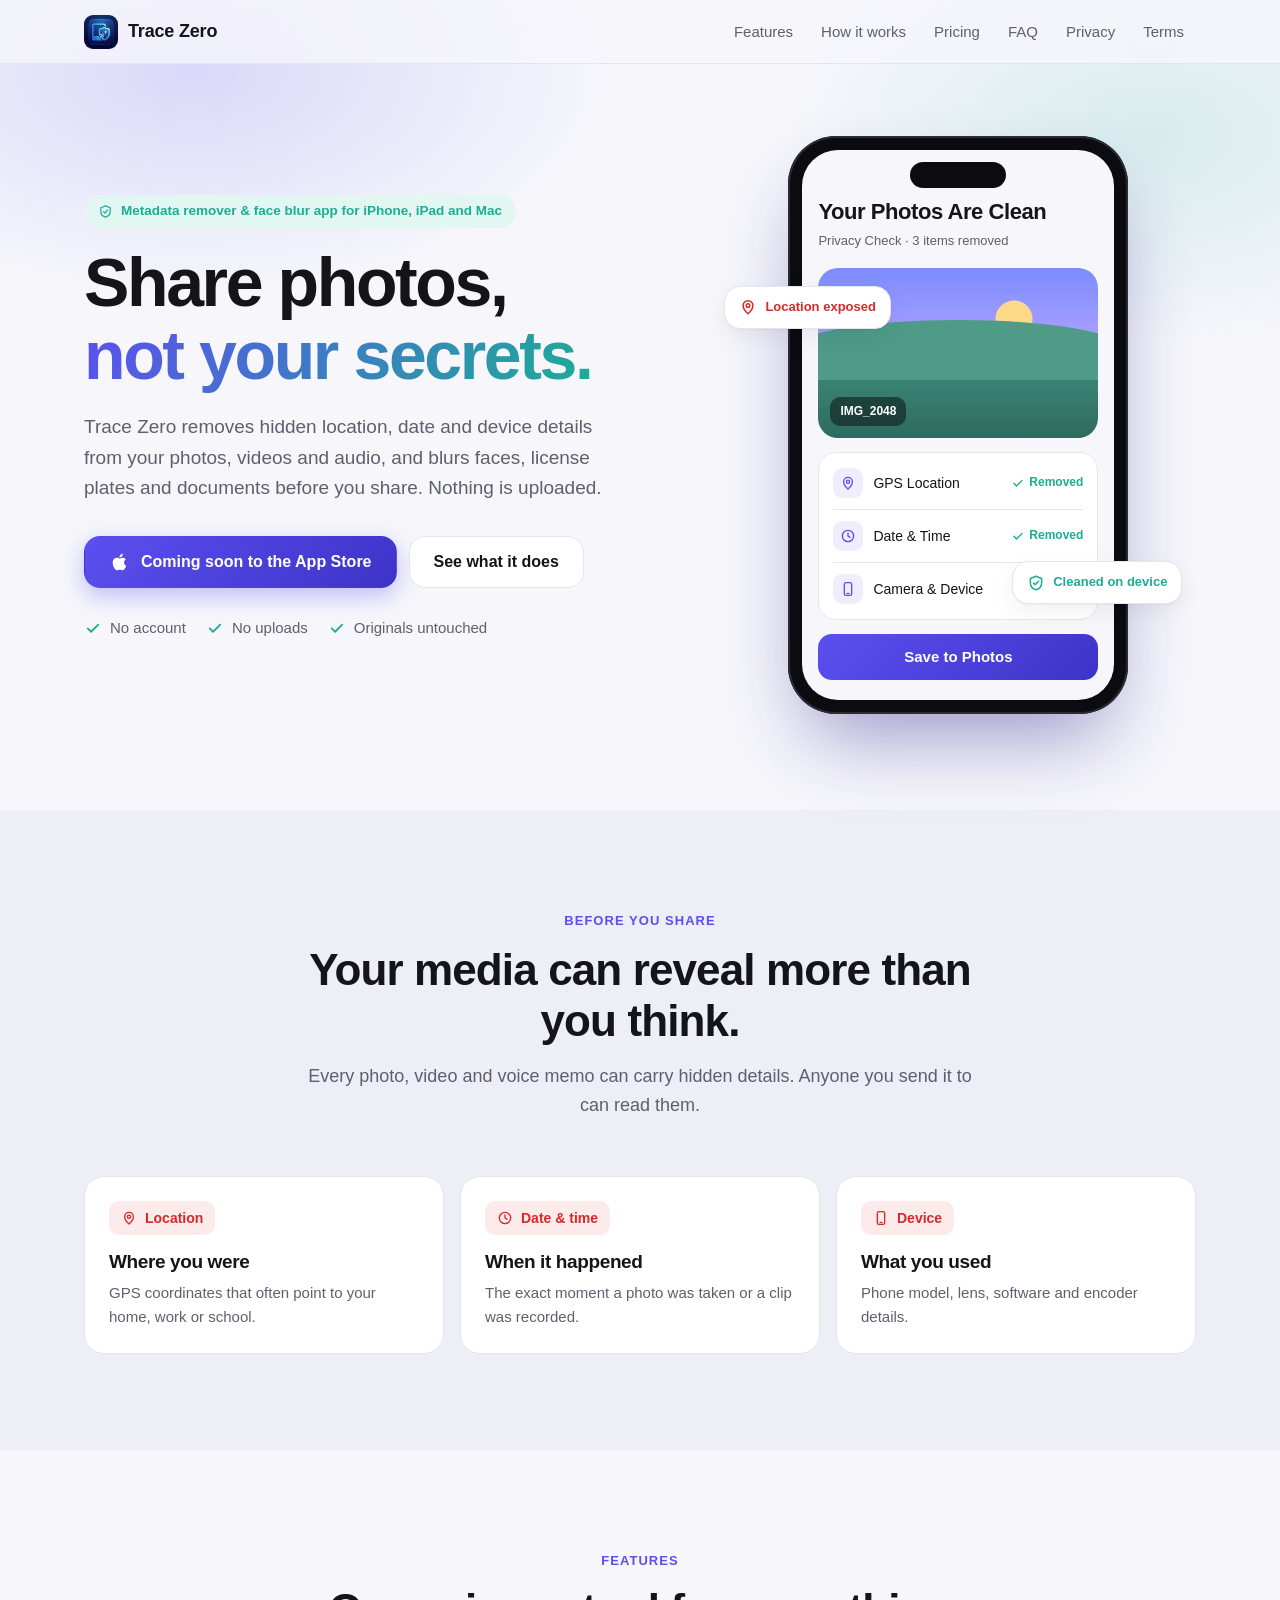
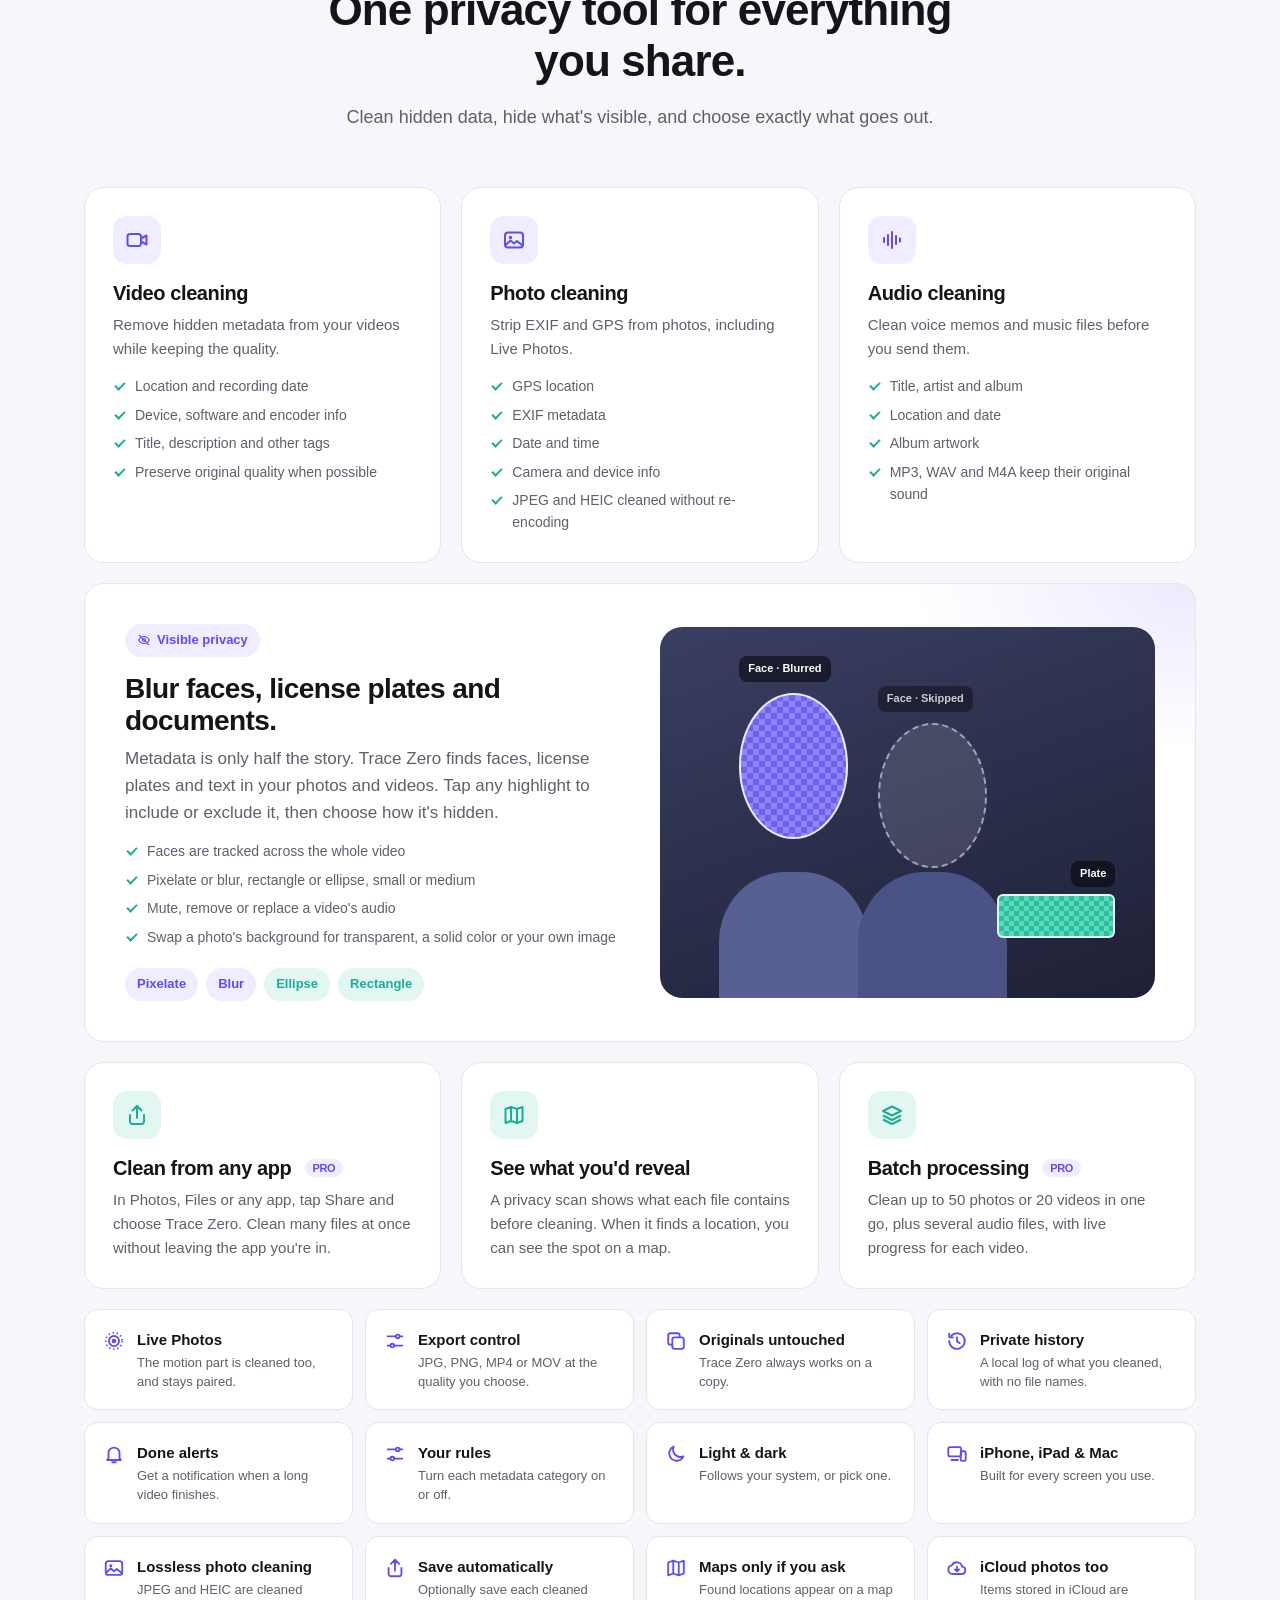
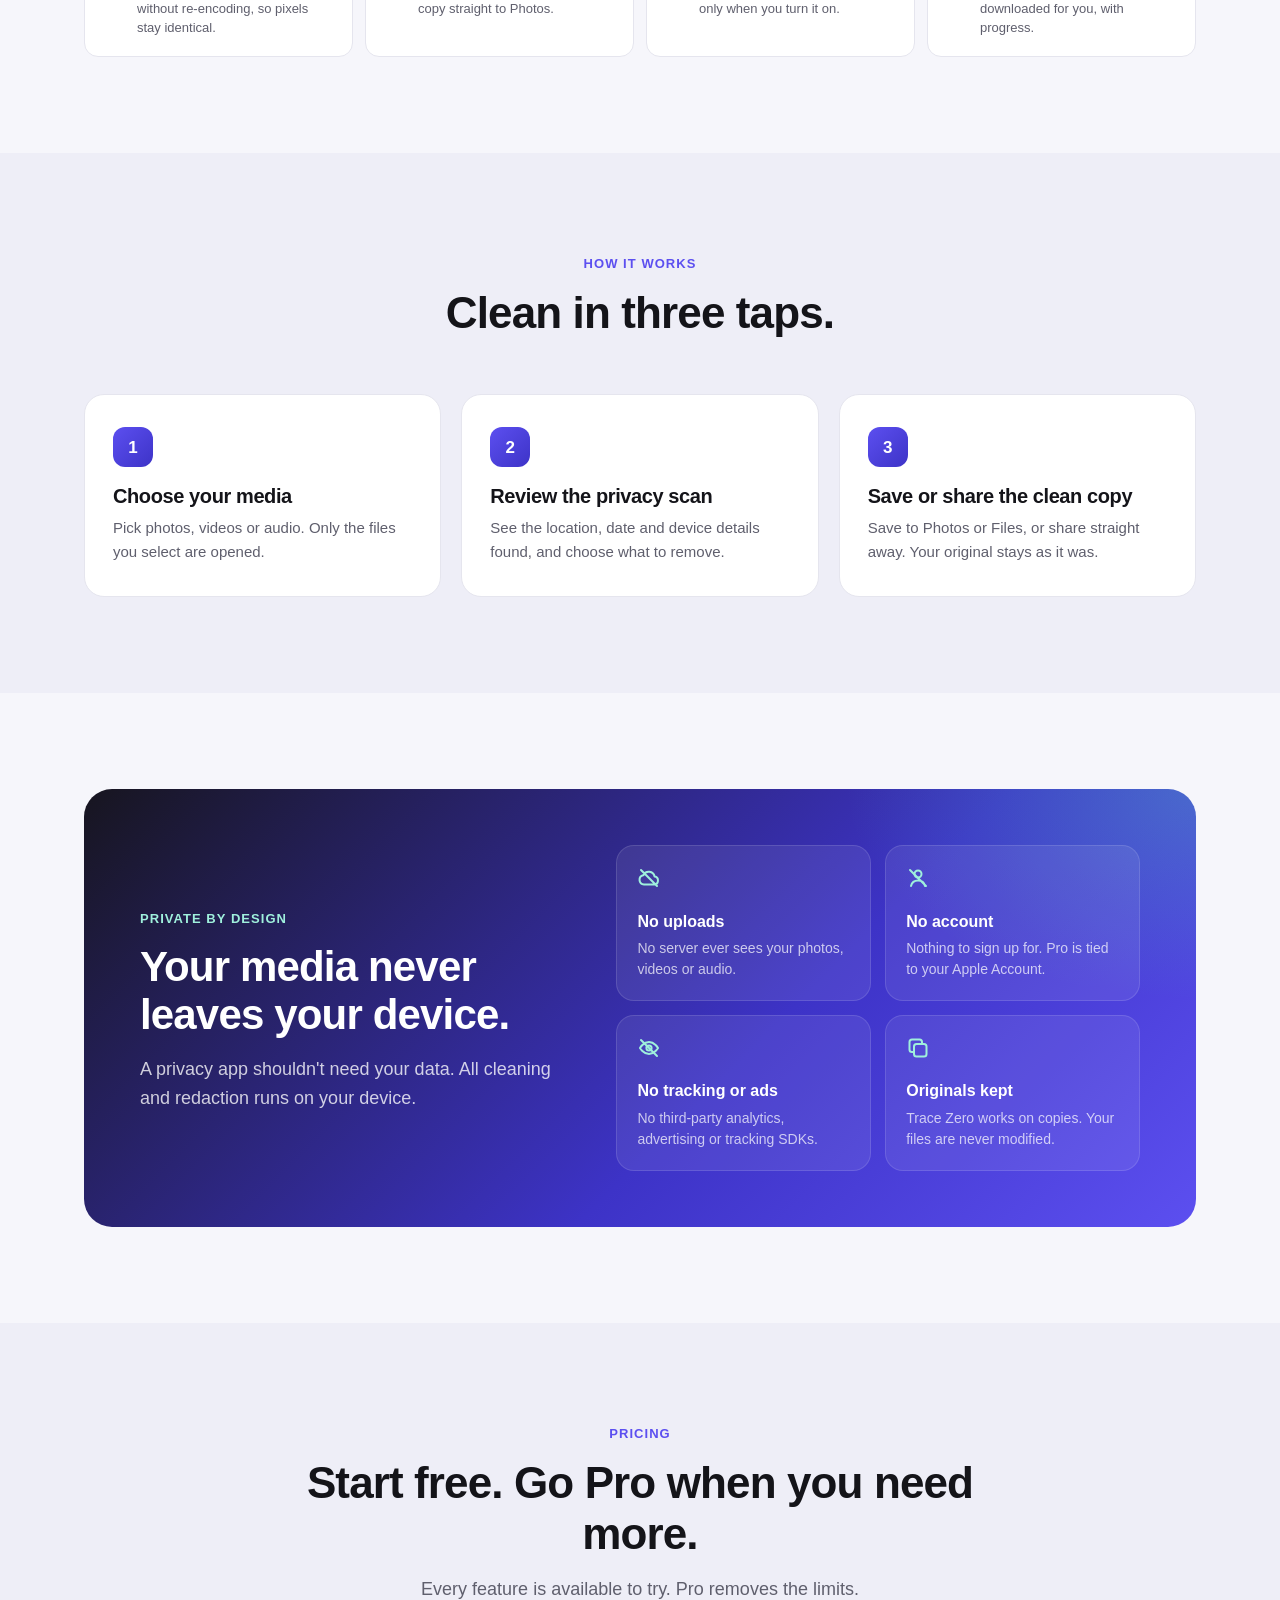
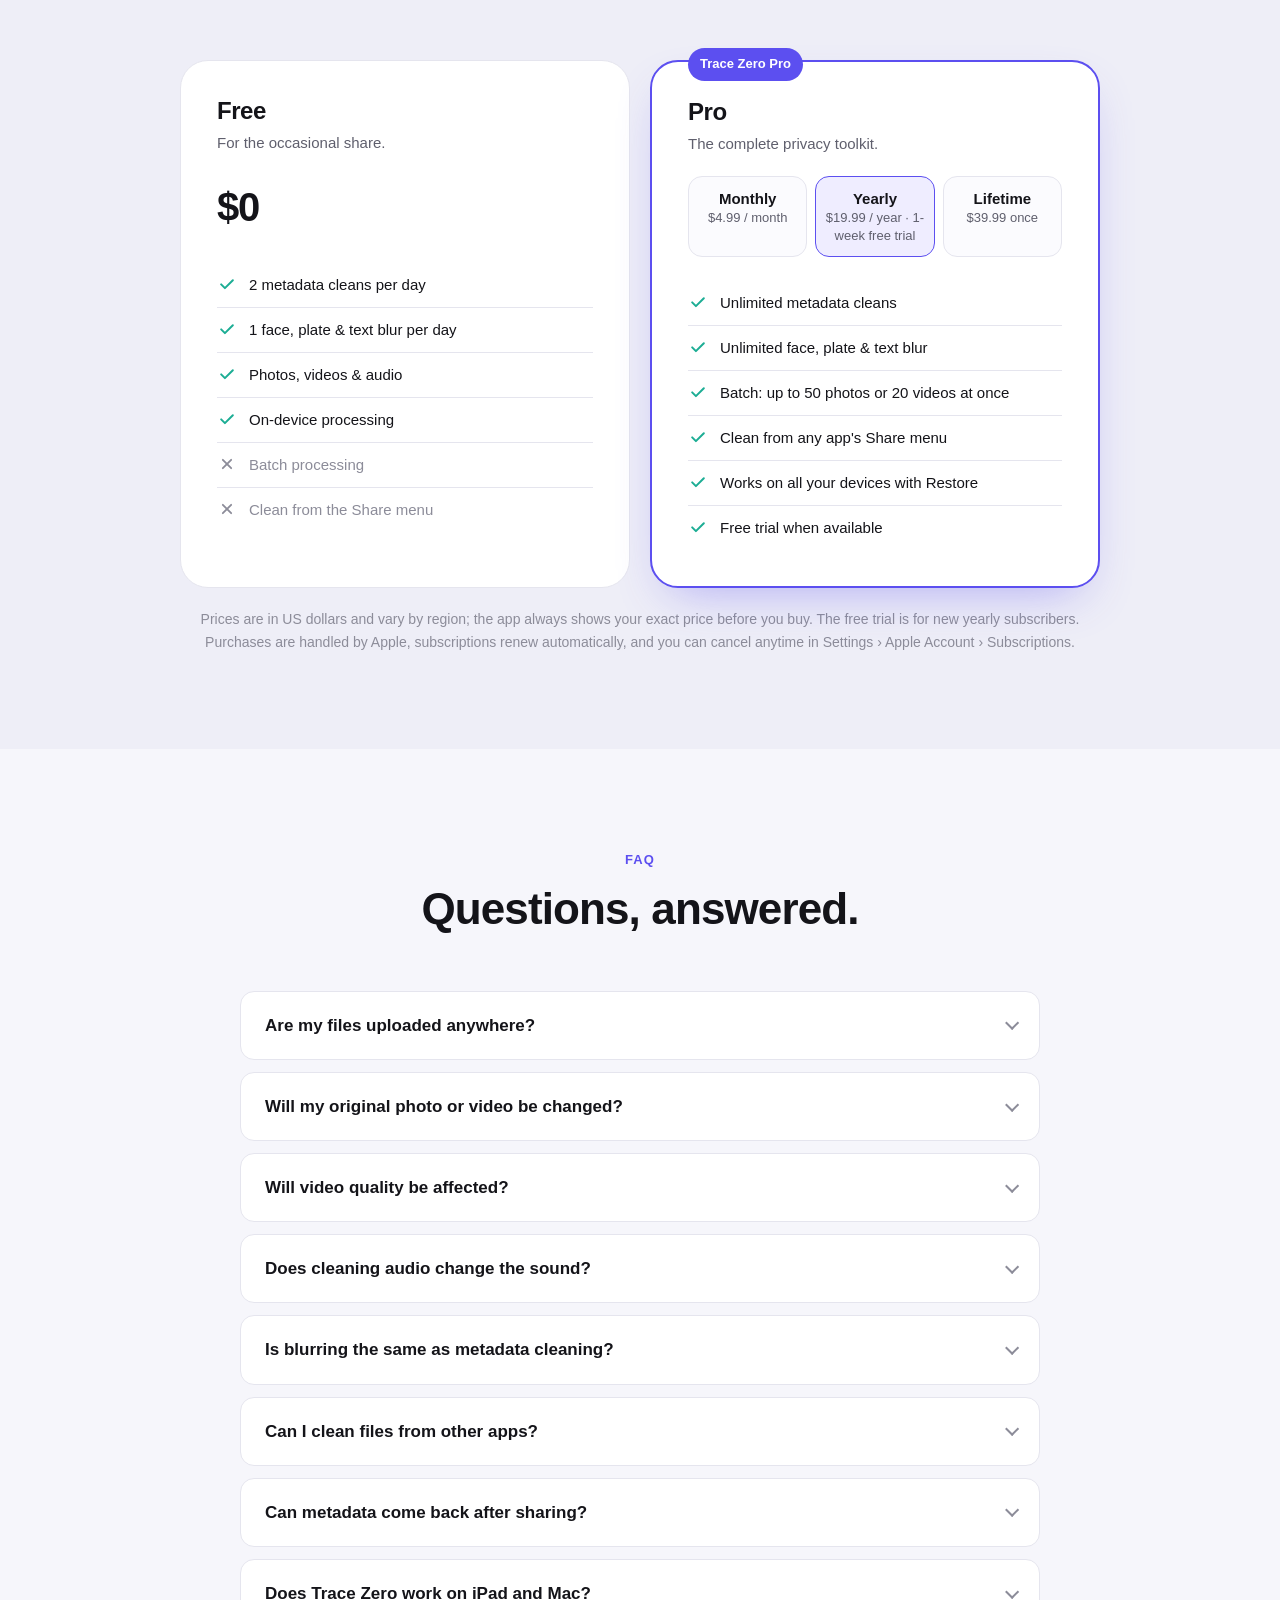
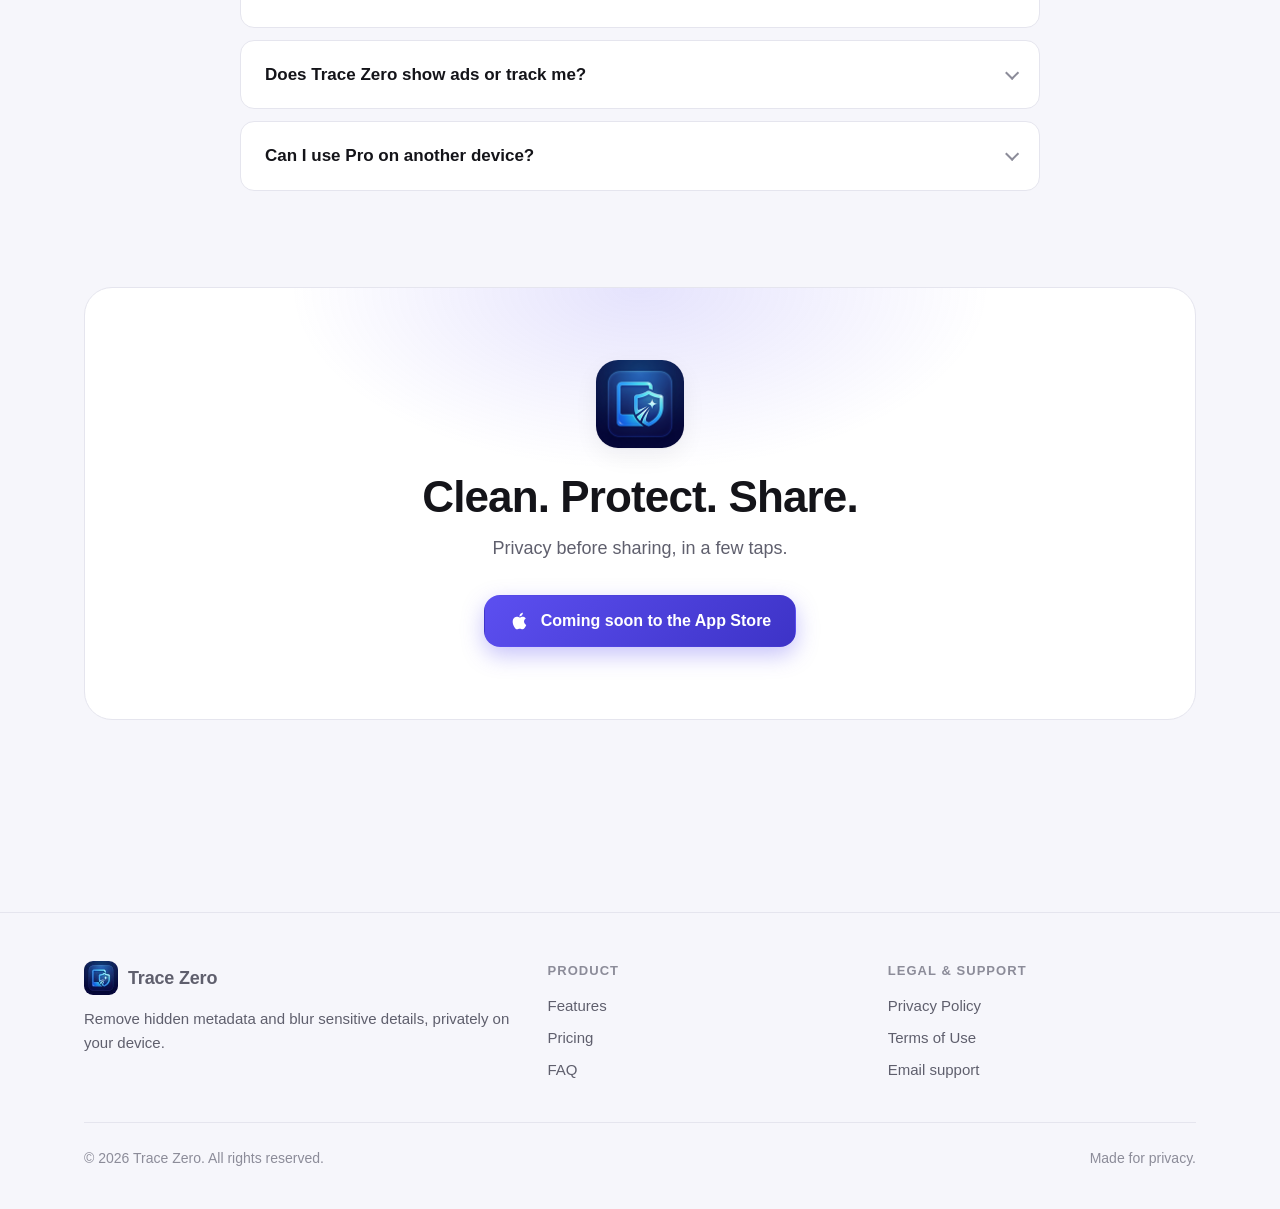
<file: index.html>
<!DOCTYPE html>
<html lang="en" class="no-js">
<head>
    <meta charset="UTF-8">
    <meta name="viewport" content="width=device-width, initial-scale=1.0, viewport-fit=cover">
    <title>Trace Zero: Remove Photo Metadata &amp; Blur Faces on iPhone</title>
    <meta name="description" content="Remove GPS location, EXIF, date and device metadata from photos, videos and audio, and blur faces, plates and documents. On-device, no uploads.">
    <link rel="canonical" href="https://mobarak19.github.io/trace-zero-privacy/">
    <meta name="robots" content="index, follow, max-image-preview:large">
    <meta name="author" content="Mobarak Hossen">
    <meta name="theme-color" content="#f6f6fb" media="(prefers-color-scheme: light)">
    <meta name="theme-color" content="#0e0e13" media="(prefers-color-scheme: dark)">
    <meta property="og:type" content="website">
    <meta property="og:site_name" content="Trace Zero">
    <meta property="og:locale" content="en_US">
    <meta property="og:url" content="https://mobarak19.github.io/trace-zero-privacy/">
    <meta property="og:title" content="Trace Zero: Remove Photo Metadata &amp; Blur Faces on iPhone">
    <meta property="og:description" content="Remove GPS location, EXIF, date and device metadata from photos, videos and audio, and blur faces, plates and documents. On-device, no uploads.">
    <meta property="og:image" content="https://mobarak19.github.io/trace-zero-privacy/assets/og-image.png">
    <meta property="og:image:width" content="1200">
    <meta property="og:image:height" content="630">
    <meta property="og:image:alt" content="Trace Zero — Share photos, not your secrets. Remove hidden metadata and blur faces, plates and documents on your device.">
    <meta name="twitter:card" content="summary_large_image">
    <meta name="twitter:title" content="Trace Zero: Remove Photo Metadata &amp; Blur Faces on iPhone">
    <meta name="twitter:description" content="Remove GPS location, EXIF, date and device metadata from photos, videos and audio, and blur faces, plates and documents. On-device, no uploads.">
    <meta name="twitter:image" content="https://mobarak19.github.io/trace-zero-privacy/assets/og-image.png">
    <link rel="icon" type="image/png" sizes="64x64" href="assets/favicon.png">
    <link rel="apple-touch-icon" href="assets/apple-touch-icon.png">
    <link rel="manifest" href="site.webmanifest">
    <link rel="stylesheet" href="styles.css">
    <script type="application/ld+json">
{
 "@context": "https://schema.org",
 "@graph": [
  {
   "@type": "WebSite",
   "@id": "https://mobarak19.github.io/trace-zero-privacy/#website",
   "url": "https://mobarak19.github.io/trace-zero-privacy/",
   "name": "Trace Zero",
   "inLanguage": "en",
   "publisher": {
    "@type": "Person",
    "name": "Mobarak Hossen",
    "email": "mailto:mobarak.cse.cou@gmail.com"
   }
  },
  {
   "@type": "MobileApplication",
   "@id": "https://mobarak19.github.io/trace-zero-privacy/#app",
   "name": "Trace Zero",
   "operatingSystem": "iOS, iPadOS, macOS",
   "applicationCategory": "PhotographyApplication",
   "applicationSubCategory": "Privacy",
   "description": "Trace Zero removes hidden metadata such as GPS location, EXIF, date and device details from photos, videos and audio, and blurs faces, license plates and documents. All processing happens on the device.",
   "url": "https://mobarak19.github.io/trace-zero-privacy/",
   "image": "https://mobarak19.github.io/trace-zero-privacy/assets/og-image.png",
   "author": {
    "@type": "Person",
    "name": "Mobarak Hossen",
    "email": "mailto:mobarak.cse.cou@gmail.com"
   },
   "featureList": [
    "Remove GPS location and EXIF from photos",
    "Clean Live Photos",
    "Remove video metadata",
    "Remove audio metadata (MP3, WAV, M4A)",
    "Blur faces with tracking across video",
    "Blur license plates and documents",
    "Remove or replace photo backgrounds",
    "Mute or replace video audio",
    "Clean from the Share menu",
    "Batch processing",
    "On-device processing, no uploads"
   ],
   "offers": [
    {
     "@type": "Offer",
     "name": "Free",
     "price": "0",
     "priceCurrency": "USD"
    },
    {
     "@type": "Offer",
     "name": "Pro Monthly",
     "price": "4.99",
     "priceCurrency": "USD"
    },
    {
     "@type": "Offer",
     "name": "Pro Yearly",
     "price": "19.99",
     "priceCurrency": "USD"
    },
    {
     "@type": "Offer",
     "name": "Pro Lifetime",
     "price": "39.99",
     "priceCurrency": "USD"
    }
   ]
  },
  {
   "@type": "FAQPage",
   "mainEntity": [
    {
     "@type": "Question",
     "name": "Are my files uploaded anywhere?",
     "acceptedAnswer": {
      "@type": "Answer",
      "text": "No. Every clean and blur runs on your device. There's no account and no cloud processing."
     }
    },
    {
     "@type": "Question",
     "name": "Will my original photo or video be changed?",
     "acceptedAnswer": {
      "@type": "Answer",
      "text": "No. Trace Zero works on a copy and exports a cleaned result. Your original stays exactly as it was."
     }
    },
    {
     "@type": "Question",
     "name": "Will video quality be affected?",
     "acceptedAnswer": {
      "@type": "Answer",
      "text": "Turn on Preserve Original Quality to avoid re-encoding when possible. If re-encoding is needed, the result depends on the format and quality you choose in Export settings."
     }
    },
    {
     "@type": "Question",
     "name": "Does cleaning audio change the sound?",
     "acceptedAnswer": {
      "@type": "Answer",
      "text": "No. MP3, WAV and M4A files are cleaned without re-encoding. Other formats are converted, and the app tells you when that happens."
     }
    },
    {
     "@type": "Question",
     "name": "Is blurring the same as metadata cleaning?",
     "acceptedAnswer": {
      "@type": "Answer",
      "text": "No. Metadata cleaning removes hidden information stored inside a file. Redaction changes what's visible in the picture itself. Automatic detection can miss things, so always check the result before sharing."
     }
    },
    {
     "@type": "Question",
     "name": "Can I clean files from other apps?",
     "acceptedAnswer": {
      "@type": "Answer",
      "text": "Yes, with Trace Zero Pro. In Photos, Files or any app, tap Share and choose Trace Zero. Metadata is removed on your device, then you can share or save the clean copies."
     }
    },
    {
     "@type": "Question",
     "name": "Can metadata come back after sharing?",
     "acceptedAnswer": {
      "@type": "Answer",
      "text": "Yes. Some apps and services create new metadata when they import, convert or re-save a file. For the most privacy, check the final file before sharing."
     }
    },
    {
     "@type": "Question",
     "name": "Does Trace Zero work on iPad and Mac?",
     "acceptedAnswer": {
      "@type": "Answer",
      "text": "Yes. Trace Zero runs on iPhone, iPad and Mac, with a layout built for each screen."
     }
    },
    {
     "@type": "Question",
     "name": "Does Trace Zero show ads or track me?",
     "acceptedAnswer": {
      "@type": "Answer",
      "text": "No. There are no ads and no third-party analytics or tracking in the app."
     }
    },
    {
     "@type": "Question",
     "name": "Can I use Pro on another device?",
     "acceptedAnswer": {
      "@type": "Answer",
      "text": "Yes. Sign in with the same Apple Account and tap Restore to unlock Pro there."
     }
    }
   ]
  }
 ]
}
    </script>
</head>
<body>

<svg width="0" height="0" style="position:absolute" aria-hidden="true">
    <defs>
        <symbol id="i-apple" viewBox="0 0 24 24"><path fill="currentColor" d="M16.37 12.6c-.02-2.3 1.88-3.4 1.96-3.46-1.07-1.56-2.73-1.78-3.32-1.8-1.41-.14-2.76.83-3.47.83-.72 0-1.82-.81-2.99-.79-1.54.02-2.96.9-3.75 2.27-1.6 2.78-.41 6.89 1.15 9.14.76 1.1 1.67 2.34 2.86 2.3 1.15-.05 1.58-.74 2.97-.74 1.38 0 1.77.74 2.98.72 1.23-.02 2.01-1.12 2.76-2.23.87-1.28 1.23-2.52 1.25-2.58-.03-.01-2.39-.92-2.4-3.66zM14.1 5.86c.63-.77 1.06-1.83.94-2.89-.91.04-2.02.61-2.67 1.37-.58.67-1.1 1.76-.96 2.8 1.02.08 2.06-.51 2.69-1.28z"/></symbol>
        <symbol id="i-check" viewBox="0 0 24 24"><path fill="none" stroke="currentColor" stroke-width="2.4" stroke-linecap="round" stroke-linejoin="round" d="M5 12.5l4.5 4.5L19 7.5"/></symbol>
        <symbol id="i-x" viewBox="0 0 24 24"><path fill="none" stroke="currentColor" stroke-width="2.2" stroke-linecap="round" d="M7 7l10 10M17 7L7 17"/></symbol>
        <symbol id="i-shield" viewBox="0 0 24 24"><path fill="none" stroke="currentColor" stroke-width="2" stroke-linejoin="round" d="M12 3l7.5 3v5.5c0 4.6-3.2 8.3-7.5 9.5-4.3-1.2-7.5-4.9-7.5-9.5V6L12 3z"/><path fill="none" stroke="currentColor" stroke-width="2" stroke-linecap="round" stroke-linejoin="round" d="M8.8 12.2l2.2 2.2 4.3-4.6"/></symbol>
        <symbol id="i-pin" viewBox="0 0 24 24"><path fill="none" stroke="currentColor" stroke-width="2" stroke-linejoin="round" d="M12 21s-6.5-5.6-6.5-11a6.5 6.5 0 0113 0c0 5.4-6.5 11-6.5 11z"/><circle cx="12" cy="10" r="2.4" fill="none" stroke="currentColor" stroke-width="2"/></symbol>
        <symbol id="i-clock" viewBox="0 0 24 24"><circle cx="12" cy="12" r="8.5" fill="none" stroke="currentColor" stroke-width="2"/><path fill="none" stroke="currentColor" stroke-width="2" stroke-linecap="round" d="M12 7.5V12l3 2"/></symbol>
        <symbol id="i-phone" viewBox="0 0 24 24"><rect x="6.5" y="2.5" width="11" height="19" rx="2.5" fill="none" stroke="currentColor" stroke-width="2"/><path stroke="currentColor" stroke-width="2" stroke-linecap="round" d="M10.5 18.5h3"/></symbol>
        <symbol id="i-photo" viewBox="0 0 24 24"><rect x="3" y="4.5" width="18" height="15" rx="3" fill="none" stroke="currentColor" stroke-width="2"/><circle cx="8.5" cy="9.5" r="1.7" fill="currentColor"/><path fill="none" stroke="currentColor" stroke-width="2" stroke-linejoin="round" d="M3.5 17l5-4.5 3.5 3 3-2.5 5.5 4.5"/></symbol>
        <symbol id="i-video" viewBox="0 0 24 24"><rect x="2.5" y="6" width="13.5" height="12" rx="2.5" fill="none" stroke="currentColor" stroke-width="2"/><path fill="none" stroke="currentColor" stroke-width="2" stroke-linejoin="round" d="M16 10.5l5.5-3v9l-5.5-3z"/></symbol>
        <symbol id="i-audio" viewBox="0 0 24 24"><path fill="none" stroke="currentColor" stroke-width="2" stroke-linecap="round" d="M4 10v4M8 7v10M12 4v16M16 8v8M20 10.5v3"/></symbol>
        <symbol id="i-face" viewBox="0 0 24 24"><circle cx="12" cy="12" r="8.5" fill="none" stroke="currentColor" stroke-width="2"/><circle cx="9" cy="10.5" r="1.1" fill="currentColor"/><circle cx="15" cy="10.5" r="1.1" fill="currentColor"/><path fill="none" stroke="currentColor" stroke-width="2" stroke-linecap="round" d="M9 15c1.7 1.3 4.3 1.3 6 0"/></symbol>
        <symbol id="i-film-blur" viewBox="0 0 24 24"><rect x="3" y="4" width="18" height="16" rx="3" fill="none" stroke="currentColor" stroke-width="2"/><path fill="currentColor" d="M7 8h2v2H7zm4 0h2v2h-2zm-2 2h2v2H9zm4 0h2v2h-2zm-6 2h2v2H7zm4 0h2v2h-2zm4-4h2v2h-2zm0 4h2v2h-2zm-6 2h2v2H9zm4 0h2v2h-2z"/></symbol>
        <symbol id="i-share" viewBox="0 0 24 24"><path fill="none" stroke="currentColor" stroke-width="2" stroke-linecap="round" stroke-linejoin="round" d="M12 3v12M7.5 7.5L12 3l4.5 4.5M5 12v6.5A2.5 2.5 0 007.5 21h9a2.5 2.5 0 002.5-2.5V12"/></symbol>
        <symbol id="i-map" viewBox="0 0 24 24"><path fill="none" stroke="currentColor" stroke-width="2" stroke-linejoin="round" d="M9 4L3.5 6v14L9 18l6 2 5.5-2V4L15 6 9 4zM9 4v14M15 6v14"/></symbol>
        <symbol id="i-live" viewBox="0 0 24 24"><circle cx="12" cy="12" r="2.5" fill="currentColor"/><circle cx="12" cy="12" r="5.5" fill="none" stroke="currentColor" stroke-width="2"/><circle cx="12" cy="12" r="9" fill="none" stroke="currentColor" stroke-width="2" stroke-dasharray="1.5 3"/></symbol>
        <symbol id="i-history" viewBox="0 0 24 24"><path fill="none" stroke="currentColor" stroke-width="2" stroke-linecap="round" stroke-linejoin="round" d="M3.5 12a8.5 8.5 0 102.5-6M3.5 4v4h4M12 8v4.5l3 1.8"/></symbol>
        <symbol id="i-sliders" viewBox="0 0 24 24"><path fill="none" stroke="currentColor" stroke-width="2" stroke-linecap="round" d="M4 7h9M17 7h3M4 17h3M11 17h9"/><circle cx="15" cy="7" r="2" fill="none" stroke="currentColor" stroke-width="2"/><circle cx="9" cy="17" r="2" fill="none" stroke="currentColor" stroke-width="2"/></symbol>
        <symbol id="i-bell" viewBox="0 0 24 24"><path fill="none" stroke="currentColor" stroke-width="2" stroke-linejoin="round" d="M6 16.5V11a6 6 0 0112 0v5.5l1.5 2h-15l1.5-2z"/><path fill="none" stroke="currentColor" stroke-width="2" stroke-linecap="round" d="M10 21h4"/></symbol>
        <symbol id="i-moon" viewBox="0 0 24 24"><path fill="none" stroke="currentColor" stroke-width="2" stroke-linejoin="round" d="M20 14.5A8 8 0 019.5 4a8 8 0 1010.5 10.5z"/></symbol>
        <symbol id="i-copy" viewBox="0 0 24 24"><rect x="8" y="8" width="12.5" height="12.5" rx="2.5" fill="none" stroke="currentColor" stroke-width="2"/><path fill="none" stroke="currentColor" stroke-width="2" d="M16 8V6a2.5 2.5 0 00-2.5-2.5H6A2.5 2.5 0 003.5 6v7.5A2.5 2.5 0 006 16h2"/></symbol>
        <symbol id="i-cloud-off" viewBox="0 0 24 24"><path fill="none" stroke="currentColor" stroke-width="2" stroke-linecap="round" stroke-linejoin="round" d="M7 18.5h10a4 4 0 00.6-7.95A6 6 0 006.3 9.2 4.7 4.7 0 007 18.5zM4 4l16 16"/></symbol>
        <symbol id="i-user-off" viewBox="0 0 24 24"><circle cx="12" cy="8" r="3.5" fill="none" stroke="currentColor" stroke-width="2"/><path fill="none" stroke="currentColor" stroke-width="2" stroke-linecap="round" d="M5 20c.8-3.5 3.6-5.5 7-5.5s6.2 2 7 5.5M4 4l16 16"/></symbol>
        <symbol id="i-eye-off" viewBox="0 0 24 24"><path fill="none" stroke="currentColor" stroke-width="2" stroke-linecap="round" stroke-linejoin="round" d="M3 12s3.3-6 9-6 9 6 9 6-3.3 6-9 6-9-6-9-6z"/><circle cx="12" cy="12" r="2.6" fill="none" stroke="currentColor" stroke-width="2"/><path fill="none" stroke="currentColor" stroke-width="2" stroke-linecap="round" d="M4 4l16 16"/></symbol>
        <symbol id="i-layers" viewBox="0 0 24 24"><path fill="none" stroke="currentColor" stroke-width="2" stroke-linejoin="round" d="M12 3.5l9 4.5-9 4.5L3 8l9-4.5z"/><path fill="none" stroke="currentColor" stroke-width="2" stroke-linejoin="round" d="M3 12.5l9 4.5 9-4.5M3 16.5l9 4.5 9-4.5"/></symbol>
        <symbol id="i-devices" viewBox="0 0 24 24"><rect x="2.5" y="4.5" width="14" height="10" rx="1.8" fill="none" stroke="currentColor" stroke-width="2"/><path stroke="currentColor" stroke-width="2" stroke-linecap="round" d="M6 18.5h7"/><rect x="16" y="9" width="5.5" height="10.5" rx="1.5" fill="none" stroke="currentColor" stroke-width="2"/></symbol>
        <symbol id="i-cloud-down" viewBox="0 0 24 24"><path fill="none" stroke="currentColor" stroke-width="2" stroke-linecap="round" stroke-linejoin="round" d="M7 18.5h10a4 4 0 00.6-7.95A6 6 0 006.3 9.2 4.7 4.7 0 007 18.5z"/><path fill="none" stroke="currentColor" stroke-width="2" stroke-linecap="round" stroke-linejoin="round" d="M12 10.5v5M9.8 13.5l2.2 2.2 2.2-2.2"/></symbol>
        <symbol id="i-menu" viewBox="0 0 24 24"><path fill="none" stroke="currentColor" stroke-width="2" stroke-linecap="round" d="M4 7h16M4 12h16M4 17h16"/></symbol>
    </defs>
</svg>

<a class="skip-link" href="#main">Skip to content</a>

<header class="nav">
    <div class="wrap">
        <a class="brand" href="./" aria-label="Trace Zero home">
            <img src="assets/favicon.png" alt="" width="34" height="34">
            Trace Zero
        </a>
        <button class="nav-toggle" type="button" aria-label="Menu" aria-expanded="false" aria-controls="nav-links">
            <svg class="icon-open"><use href="#i-menu"/></svg>
            <svg class="icon-close"><use href="#i-x"/></svg>
        </button>
        <ul class="nav-links" id="nav-links">
            <li><a href="#features">Features</a></li>
            <li><a href="#how">How it works</a></li>
            <li><a href="#pricing">Pricing</a></li>
            <li><a href="#faq">FAQ</a></li>
            <li><a href="privacy-policy.html">Privacy</a></li>
            <li><a href="terms-of-use.html">Terms</a></li>
        </ul>
    </div>
</header>

<main id="main">

    <!-- Hero -->
    <section class="hero">
        <div class="wrap hero-grid">
            <div>
                <h1 class="hero-kicker"><svg><use href="#i-shield"/></svg> Metadata remover &amp; face blur app for iPhone, iPad and Mac</h1>
                <p class="hero-title">Share photos,<br><span class="grad">not your secrets.</span></p>
                <p class="lead">
                    Trace Zero removes hidden location, date and device details from your
                    photos, videos and audio, and blurs faces, license plates and documents
                    before you share. Nothing is uploaded.
                </p>
                <div class="hero-actions">
                    <a class="btn btn-primary" href="#" data-appstore>
                        <svg><use href="#i-apple"/></svg>
                        <span data-appstore-label>Download on the App Store</span>
                    </a>
                    <a class="btn btn-secondary" href="#features">See what it does</a>
                </div>
                <ul class="hero-trust">
                    <li><svg><use href="#i-check"/></svg> No account</li>
                    <li><svg><use href="#i-check"/></svg> No uploads</li>
                    <li><svg><use href="#i-check"/></svg> Originals untouched</li>
                </ul>
            </div>

            <div class="reveal" aria-hidden="true">
                <div class="phone">
                    <div class="phone-screen">
                        <div class="mock-title">Your Photos Are Clean</div>
                        <div class="mock-sub">Privacy Check · 3 items removed</div>
                        <div class="mock-photo"><span class="tag">IMG_2048</span></div>
                        <div class="mock-list">
                            <div class="mock-row">
                                <span class="ico"><svg><use href="#i-pin"/></svg></span> GPS Location
                                <span class="state"><svg><use href="#i-check"/></svg>Removed</span>
                            </div>
                            <div class="mock-row">
                                <span class="ico"><svg><use href="#i-clock"/></svg></span> Date &amp; Time
                                <span class="state"><svg><use href="#i-check"/></svg>Removed</span>
                            </div>
                            <div class="mock-row">
                                <span class="ico"><svg><use href="#i-phone"/></svg></span> Camera &amp; Device
                                <span class="state"><svg><use href="#i-check"/></svg>Removed</span>
                            </div>
                        </div>
                        <div class="mock-btn">Save to Photos</div>
                    </div>
                    <div class="float-chip one"><svg><use href="#i-pin"/></svg> Location exposed</div>
                    <div class="float-chip two"><svg><use href="#i-shield"/></svg> Cleaned on device</div>
                </div>
            </div>
        </div>
    </section>

    <!-- Problem -->
    <section class="section alt" aria-labelledby="problem-title">
        <div class="wrap">
            <div class="section-head reveal">
                <span class="eyebrow">Before you share</span>
                <h2 id="problem-title">Your media can reveal more than you think.</h2>
                <p>
                    Every photo, video and voice memo can carry hidden details. Anyone you
                    send it to can read them.
                </p>
            </div>
            <div class="exposure">
                <article class="exposure-card reveal">
                    <span class="strike"><svg><use href="#i-pin"/></svg> Location</span>
                    <h3>Where you were</h3>
                    <p>GPS coordinates that often point to your home, work or school.</p>
                </article>
                <article class="exposure-card reveal">
                    <span class="strike"><svg><use href="#i-clock"/></svg> Date &amp; time</span>
                    <h3>When it happened</h3>
                    <p>The exact moment a photo was taken or a clip was recorded.</p>
                </article>
                <article class="exposure-card reveal">
                    <span class="strike"><svg><use href="#i-phone"/></svg> Device</span>
                    <h3>What you used</h3>
                    <p>Phone model, lens, software and encoder details.</p>
                </article>
            </div>
        </div>
    </section>

    <!-- Features -->
    <section class="section" id="features" aria-labelledby="features-title">
        <div class="wrap">
            <div class="section-head reveal">
                <span class="eyebrow">Features</span>
                <h2 id="features-title">One privacy tool for everything you share.</h2>
                <p>Clean hidden data, hide what's visible, and choose exactly what goes out.</p>
            </div>

            <div class="features">
                <article class="feature reveal">
                    <div class="icon"><svg><use href="#i-video"/></svg></div>
                    <h3>Video cleaning</h3>
                    <p>Remove hidden metadata from your videos while keeping the quality.</p>
                    <ul>
                        <li>Location and recording date</li>
                        <li>Device, software and encoder info</li>
                        <li>Title, description and other tags</li>
                        <li>Preserve original quality when possible</li>
                    </ul>
                </article>
                <article class="feature reveal">
                    <div class="icon"><svg><use href="#i-photo"/></svg></div>
                    <h3>Photo cleaning</h3>
                    <p>Strip EXIF and GPS from photos, including Live Photos.</p>
                    <ul>
                        <li>GPS location</li>
                        <li>EXIF metadata</li>
                        <li>Date and time</li>
                        <li>Camera and device info</li>
                        <li>JPEG and HEIC cleaned without re-encoding</li>
                    </ul>
                </article>
                <article class="feature span-tablet reveal">
                    <div class="icon"><svg><use href="#i-audio"/></svg></div>
                    <h3>Audio cleaning</h3>
                    <p>Clean voice memos and music files before you send them.</p>
                    <ul>
                        <li>Title, artist and album</li>
                        <li>Location and date</li>
                        <li>Album artwork</li>
                        <li>MP3, WAV and M4A keep their original sound</li>
                    </ul>
                </article>

                <article class="feature wide reveal">
                    <div>
                        <span class="pill"><svg><use href="#i-eye-off"/></svg> Visible privacy</span>
                        <h3 style="margin-top:16px">Blur faces, license plates and documents.</h3>
                        <p>
                            Metadata is only half the story. Trace Zero finds faces, license plates
                            and text in your photos and videos. Tap any highlight to include or
                            exclude it, then choose how it's hidden.
                        </p>
                        <ul>
                            <li>Faces are tracked across the whole video</li>
                            <li>Pixelate or blur, rectangle or ellipse, small or medium</li>
                            <li>Mute, remove or replace a video's audio</li>
                            <li>Swap a photo's background for transparent, a solid color or your own image</li>
                        </ul>
                        <div class="redact-controls" aria-hidden="true">
                            <span class="pill">Pixelate</span>
                            <span class="pill">Blur</span>
                            <span class="pill mint">Ellipse</span>
                            <span class="pill mint">Rectangle</span>
                        </div>
                    </div>
                    <div class="redact-demo" role="img" aria-label="Illustration of a photo with one face pixelated, one face left unblurred, and a pixelated license plate">
                        <div class="body1"></div>
                        <div class="body2"></div>
                        <div class="face f1"></div>
                        <div class="face f2"></div>
                        <div class="plate"></div>
                        <span class="label l1">Face · Blurred</span>
                        <span class="label l2">Face · Skipped</span>
                        <span class="label l3">Plate</span>
                    </div>
                </article>

                <article class="feature reveal">
                    <div class="icon mint"><svg><use href="#i-share"/></svg></div>
                    <h3>Clean from any app <span class="pill pro-tag">PRO</span></h3>
                    <p>
                        In Photos, Files or any app, tap Share and choose Trace Zero. Clean many
                        files at once without leaving the app you're in.
                    </p>
                </article>
                <article class="feature reveal">
                    <div class="icon mint"><svg><use href="#i-map"/></svg></div>
                    <h3>See what you'd reveal</h3>
                    <p>
                        A privacy scan shows what each file contains before cleaning. When it
                        finds a location, you can see the spot on a map.
                    </p>
                </article>
                <article class="feature span-tablet reveal">
                    <div class="icon mint"><svg><use href="#i-layers"/></svg></div>
                    <h3>Batch processing <span class="pill pro-tag">PRO</span></h3>
                    <p>
                        Clean up to 50 photos or 20 videos in one go, plus several audio files,
                        with live progress for each video.
                    </p>
                </article>
            </div>

            <div class="small-features">
                <div class="mini reveal"><svg><use href="#i-live"/></svg><div><strong>Live Photos</strong><span>The motion part is cleaned too, and stays paired.</span></div></div>
                <div class="mini reveal"><svg><use href="#i-sliders"/></svg><div><strong>Export control</strong><span>JPG, PNG, MP4 or MOV at the quality you choose.</span></div></div>
                <div class="mini reveal"><svg><use href="#i-copy"/></svg><div><strong>Originals untouched</strong><span>Trace Zero always works on a copy.</span></div></div>
                <div class="mini reveal"><svg><use href="#i-history"/></svg><div><strong>Private history</strong><span>A local log of what you cleaned, with no file names.</span></div></div>
                <div class="mini reveal"><svg><use href="#i-bell"/></svg><div><strong>Done alerts</strong><span>Get a notification when a long video finishes.</span></div></div>
                <div class="mini reveal"><svg><use href="#i-sliders"/></svg><div><strong>Your rules</strong><span>Turn each metadata category on or off.</span></div></div>
                <div class="mini reveal"><svg><use href="#i-moon"/></svg><div><strong>Light &amp; dark</strong><span>Follows your system, or pick one.</span></div></div>
                <div class="mini reveal"><svg><use href="#i-devices"/></svg><div><strong>iPhone, iPad &amp; Mac</strong><span>Built for every screen you use.</span></div></div>
                <div class="mini reveal"><svg><use href="#i-photo"/></svg><div><strong>Lossless photo cleaning</strong><span>JPEG and HEIC are cleaned without re-encoding, so pixels stay identical.</span></div></div>
                <div class="mini reveal"><svg><use href="#i-share"/></svg><div><strong>Save automatically</strong><span>Optionally save each cleaned copy straight to Photos.</span></div></div>
                <div class="mini reveal"><svg><use href="#i-map"/></svg><div><strong>Maps only if you ask</strong><span>Found locations appear on a map only when you turn it on.</span></div></div>
                <div class="mini reveal"><svg><use href="#i-cloud-down"/></svg><div><strong>iCloud photos too</strong><span>Items stored in iCloud are downloaded for you, with progress.</span></div></div>
            </div>
        </div>
    </section>

    <!-- How it works -->
    <section class="section alt" id="how" aria-labelledby="how-title">
        <div class="wrap">
            <div class="section-head reveal">
                <span class="eyebrow">How it works</span>
                <h2 id="how-title">Clean in three taps.</h2>
            </div>
            <ol class="steps">
                <li class="step reveal">
                    <h3>Choose your media</h3>
                    <p>Pick photos, videos or audio. Only the files you select are opened.</p>
                </li>
                <li class="step reveal">
                    <h3>Review the privacy scan</h3>
                    <p>See the location, date and device details found, and choose what to remove.</p>
                </li>
                <li class="step reveal">
                    <h3>Save or share the clean copy</h3>
                    <p>Save to Photos or Files, or share straight away. Your original stays as it was.</p>
                </li>
            </ol>
        </div>
    </section>

    <!-- Privacy -->
    <section class="section" aria-labelledby="privacy-title">
        <div class="wrap">
            <div class="privacy-band reveal">
                <div>
                    <span class="eyebrow">Private by design</span>
                    <h2 id="privacy-title">Your media never leaves your device.</h2>
                    <p>
                        A privacy app shouldn't need your data. All cleaning and redaction
                        runs on your device.
                    </p>
                </div>
                <div class="privacy-points">
                    <div class="privacy-point"><svg><use href="#i-cloud-off"/></svg><strong>No uploads</strong><span>No server ever sees your photos, videos or audio.</span></div>
                    <div class="privacy-point"><svg><use href="#i-user-off"/></svg><strong>No account</strong><span>Nothing to sign up for. Pro is tied to your Apple Account.</span></div>
                    <div class="privacy-point"><svg><use href="#i-eye-off"/></svg><strong>No tracking or ads</strong><span>No third-party analytics, advertising or tracking SDKs.</span></div>
                    <div class="privacy-point"><svg><use href="#i-copy"/></svg><strong>Originals kept</strong><span>Trace Zero works on copies. Your files are never modified.</span></div>
                </div>
            </div>
        </div>
    </section>

    <!-- Pricing -->
    <section class="section alt" id="pricing" aria-labelledby="pricing-title">
        <div class="wrap">
            <div class="section-head reveal">
                <span class="eyebrow">Pricing</span>
                <h2 id="pricing-title">Start free. Go Pro when you need more.</h2>
                <p>Every feature is available to try. Pro removes the limits.</p>
            </div>

            <div class="pricing">
                <article class="plan reveal">
                    <h3>Free</h3>
                    <p class="plan-desc">For the occasional share.</p>
                    <div class="price">$0</div>
                    <ul>
                        <li><svg class="yes"><use href="#i-check"/></svg> 2 metadata cleans per day</li>
                        <li><svg class="yes"><use href="#i-check"/></svg> 1 face, plate &amp; text blur per day</li>
                        <li><svg class="yes"><use href="#i-check"/></svg> Photos, videos &amp; audio</li>
                        <li><svg class="yes"><use href="#i-check"/></svg> On-device processing</li>
                        <li class="off"><svg class="no"><use href="#i-x"/></svg> Batch processing</li>
                        <li class="off"><svg class="no"><use href="#i-x"/></svg> Clean from the Share menu</li>
                    </ul>
                </article>

                <article class="plan pro reveal">
                    <span class="pill plan-badge">Trace Zero Pro</span>
                    <h3>Pro</h3>
                    <p class="plan-desc">The complete privacy toolkit.</p>
                    <div class="plan-options">
                        <div class="plan-option"><strong>Monthly</strong>$4.99 / month</div>
                        <div class="plan-option best"><strong>Yearly</strong>$19.99 / year · 1-week free trial</div>
                        <div class="plan-option"><strong>Lifetime</strong>$39.99 once</div>
                    </div>
                    <ul>
                        <li><svg class="yes"><use href="#i-check"/></svg> Unlimited metadata cleans</li>
                        <li><svg class="yes"><use href="#i-check"/></svg> Unlimited face, plate &amp; text blur</li>
                        <li><svg class="yes"><use href="#i-check"/></svg> Batch: up to 50 photos or 20 videos at once</li>
                        <li><svg class="yes"><use href="#i-check"/></svg> Clean from any app's Share menu</li>
                        <li><svg class="yes"><use href="#i-check"/></svg> Works on all your devices with Restore</li>
                        <li><svg class="yes"><use href="#i-check"/></svg> Free trial when available</li>
                    </ul>
                </article>
            </div>
            <p class="pricing-note">
                Prices are in US dollars and vary by region; the app always shows your exact price before you buy.
                The free trial is for new yearly subscribers. Purchases are handled by Apple, subscriptions
                renew automatically, and you can cancel anytime in Settings › Apple Account › Subscriptions.
            </p>
        </div>
    </section>

    <!-- FAQ -->
    <section class="section" id="faq" aria-labelledby="faq-title">
        <div class="wrap">
            <div class="section-head reveal">
                <span class="eyebrow">FAQ</span>
                <h2 id="faq-title">Questions, answered.</h2>
            </div>
            <div class="faq">
                <details class="reveal">
                    <summary>Are my files uploaded anywhere?</summary>
                    <p>No. Every clean and blur runs on your device. There's no account and no cloud processing.</p>
                </details>
                <details class="reveal">
                    <summary>Will my original photo or video be changed?</summary>
                    <p>No. Trace Zero works on a copy and exports a cleaned result. Your original stays exactly as it was.</p>
                </details>
                <details class="reveal">
                    <summary>Will video quality be affected?</summary>
                    <p>Turn on Preserve Original Quality to avoid re-encoding when possible. If re-encoding is needed, the result depends on the format and quality you choose in Export settings.</p>
                </details>
                <details class="reveal">
                    <summary>Does cleaning audio change the sound?</summary>
                    <p>No. MP3, WAV and M4A files are cleaned without re-encoding. Other formats are converted, and the app tells you when that happens.</p>
                </details>
                <details class="reveal">
                    <summary>Is blurring the same as metadata cleaning?</summary>
                    <p>No. Metadata cleaning removes hidden information stored inside a file. Redaction changes what's visible in the picture itself. Automatic detection can miss things, so always check the result before sharing.</p>
                </details>
                <details class="reveal">
                    <summary>Can I clean files from other apps?</summary>
                    <p>Yes, with Trace Zero Pro. In Photos, Files or any app, tap Share and choose Trace Zero. Metadata is removed on your device, then you can share or save the clean copies.</p>
                </details>
                <details class="reveal">
                    <summary>Can metadata come back after sharing?</summary>
                    <p>Yes. Some apps and services create new metadata when they import, convert or re-save a file. For the most privacy, check the final file before sharing.</p>
                </details>
                <details class="reveal">
                    <summary>Does Trace Zero work on iPad and Mac?</summary>
                    <p>Yes. Trace Zero runs on iPhone, iPad and Mac, with a layout built for each screen.</p>
                </details>
                <details class="reveal">
                    <summary>Does Trace Zero show ads or track me?</summary>
                    <p>No. There are no ads and no third-party analytics or tracking in the app.</p>
                </details>
                <details class="reveal">
                    <summary>Can I use Pro on another device?</summary>
                    <p>Yes. Sign in with the same Apple Account and tap Restore to unlock Pro there.</p>
                </details>
            </div>
        </div>
    </section>

    <!-- CTA -->
    <section class="section" style="padding-top:0" aria-labelledby="cta-title">
        <div class="wrap">
            <div class="cta reveal">
                <img src="assets/apple-touch-icon.png" alt="Trace Zero app icon" width="88" height="88" loading="lazy">
                <h2 id="cta-title">Clean. Protect. Share.</h2>
                <p>Privacy before sharing, in a few taps.</p>
                <div class="hero-actions">
                    <a class="btn btn-primary" href="#" data-appstore>
                        <svg><use href="#i-apple"/></svg>
                        <span data-appstore-label>Download on the App Store</span>
                    </a>
                </div>
            </div>
        </div>
    </section>

</main>

<footer class="footer">
    <div class="wrap">
        <div class="footer-grid">
            <div>
                <a class="brand" href="./">
                    <img src="assets/favicon.png" alt="" width="34" height="34">
                    Trace Zero
                </a>
                <p>Remove hidden metadata and blur sensitive details, privately on your device.</p>
            </div>
            <div>
                <h4>Product</h4>
                <ul>
                    <li><a href="#features">Features</a></li>
                    <li><a href="#pricing">Pricing</a></li>
                    <li><a href="#faq">FAQ</a></li>
                </ul>
            </div>
            <div>
                <h4>Legal &amp; support</h4>
                <ul>
                    <li><a href="privacy-policy.html">Privacy Policy</a></li>
                    <li><a href="terms-of-use.html">Terms of Use</a></li>
                    <li><a href="mailto:mobarak.cse.cou@gmail.com?subject=Trace%20Zero%20Support">Email support</a></li>
                </ul>
            </div>
        </div>
        <div class="footer-bottom">
            <span>© <span id="year">2026</span> Trace Zero. All rights reserved.</span>
            <span>Made for privacy.</span>
        </div>
    </div>
</footer>

<script src="site.js" defer></script>
</body>
</html>
</file>
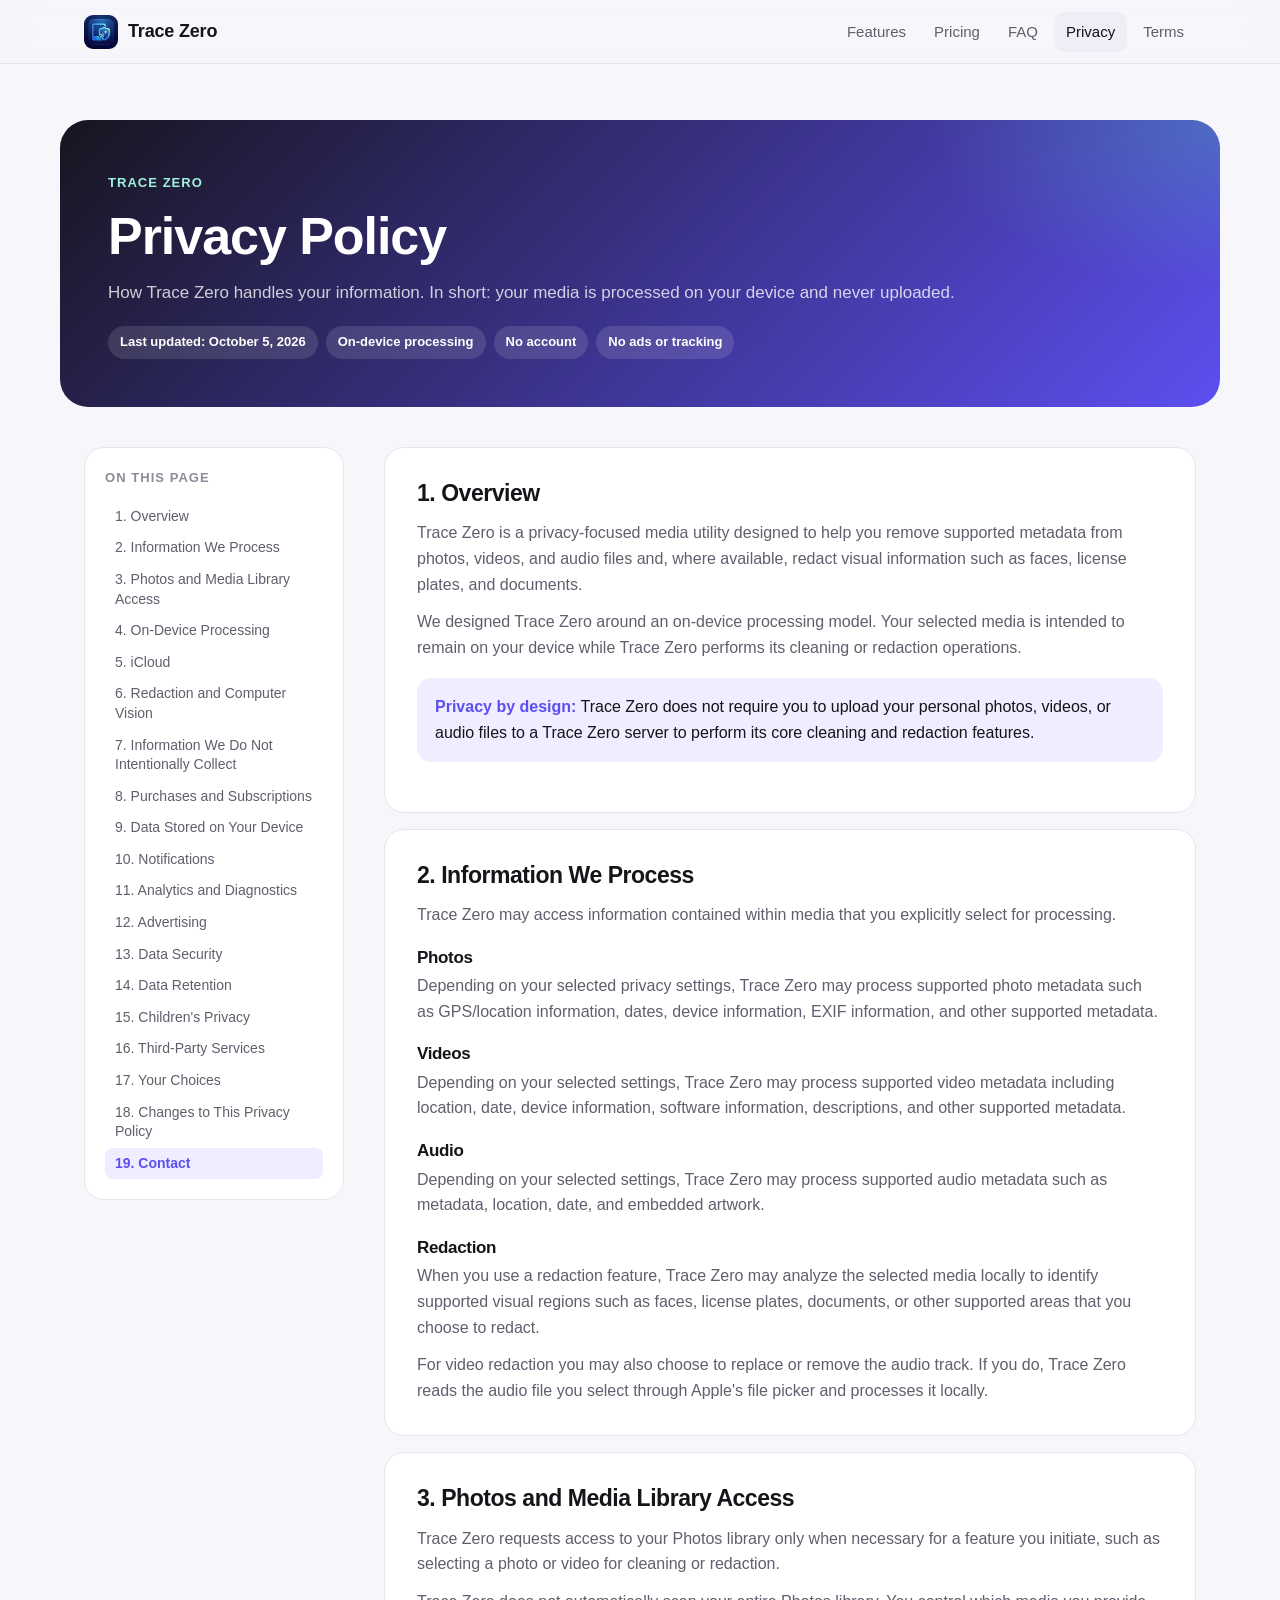
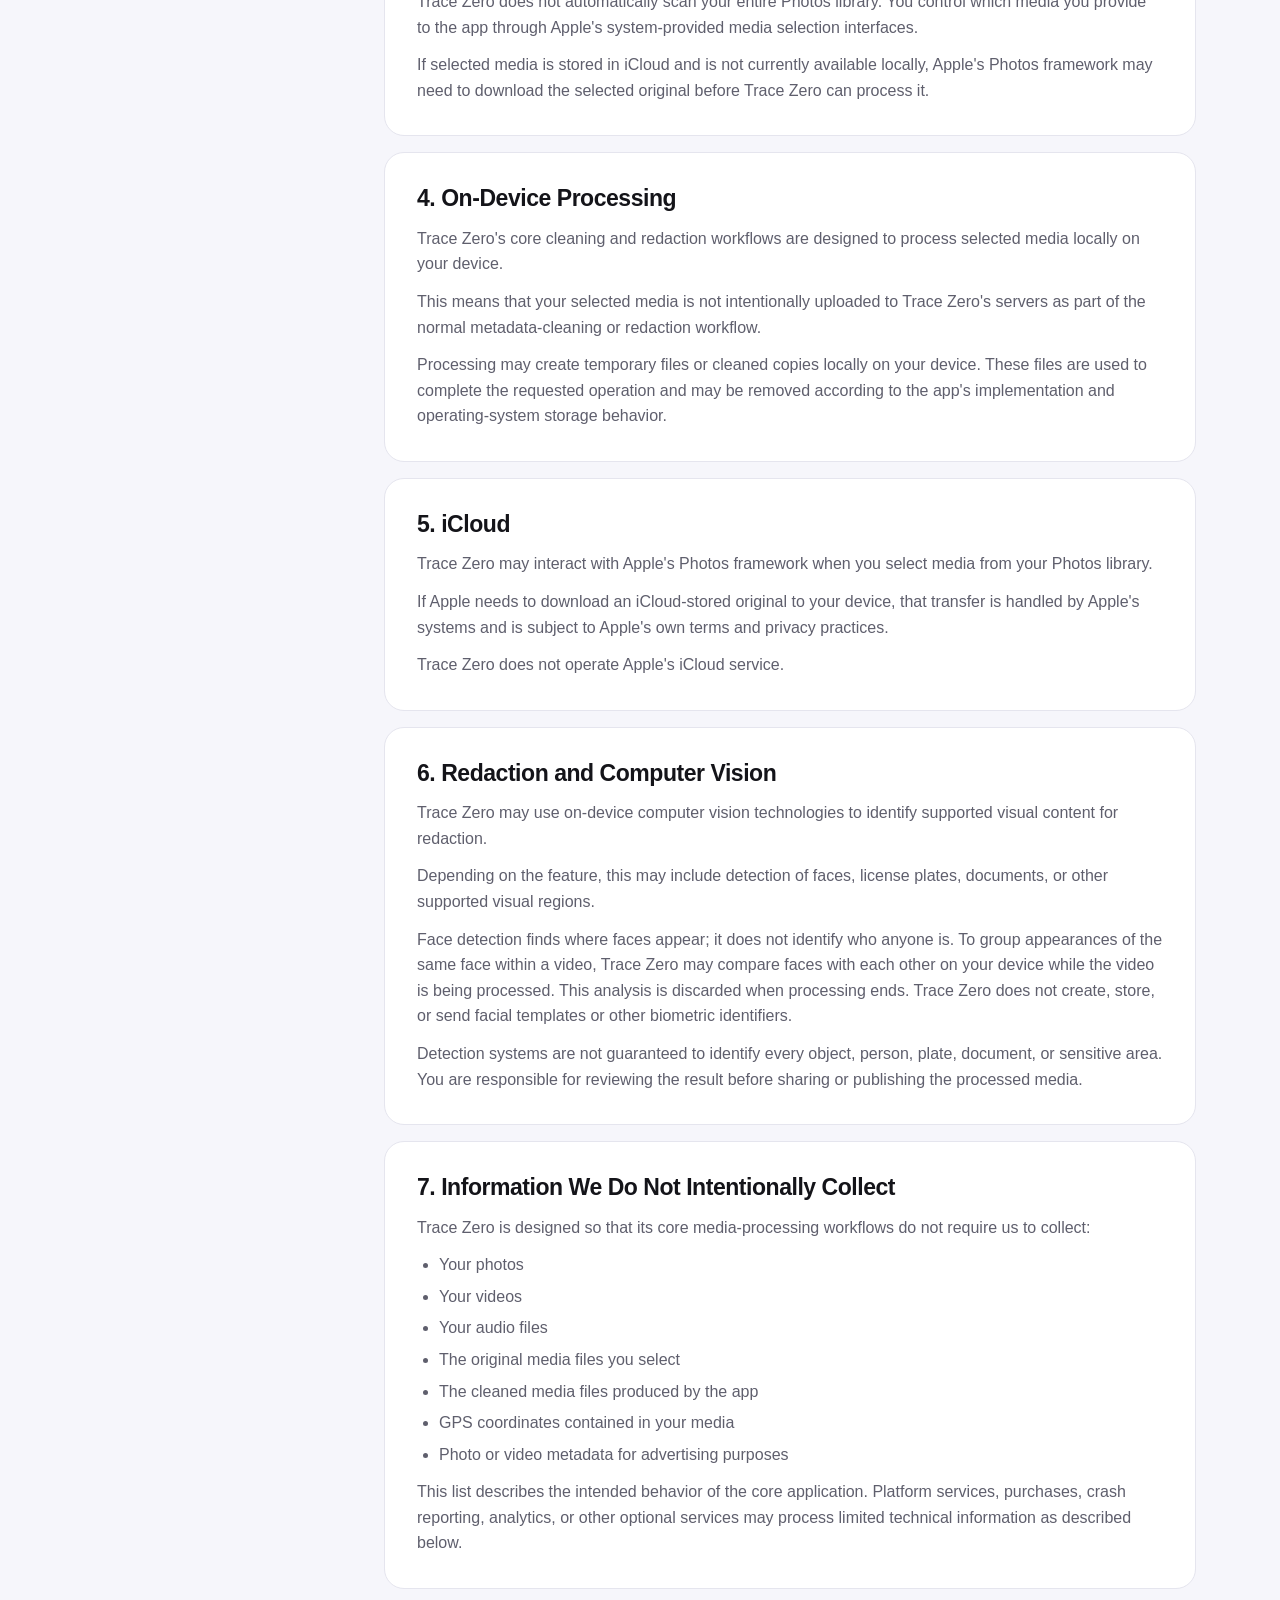
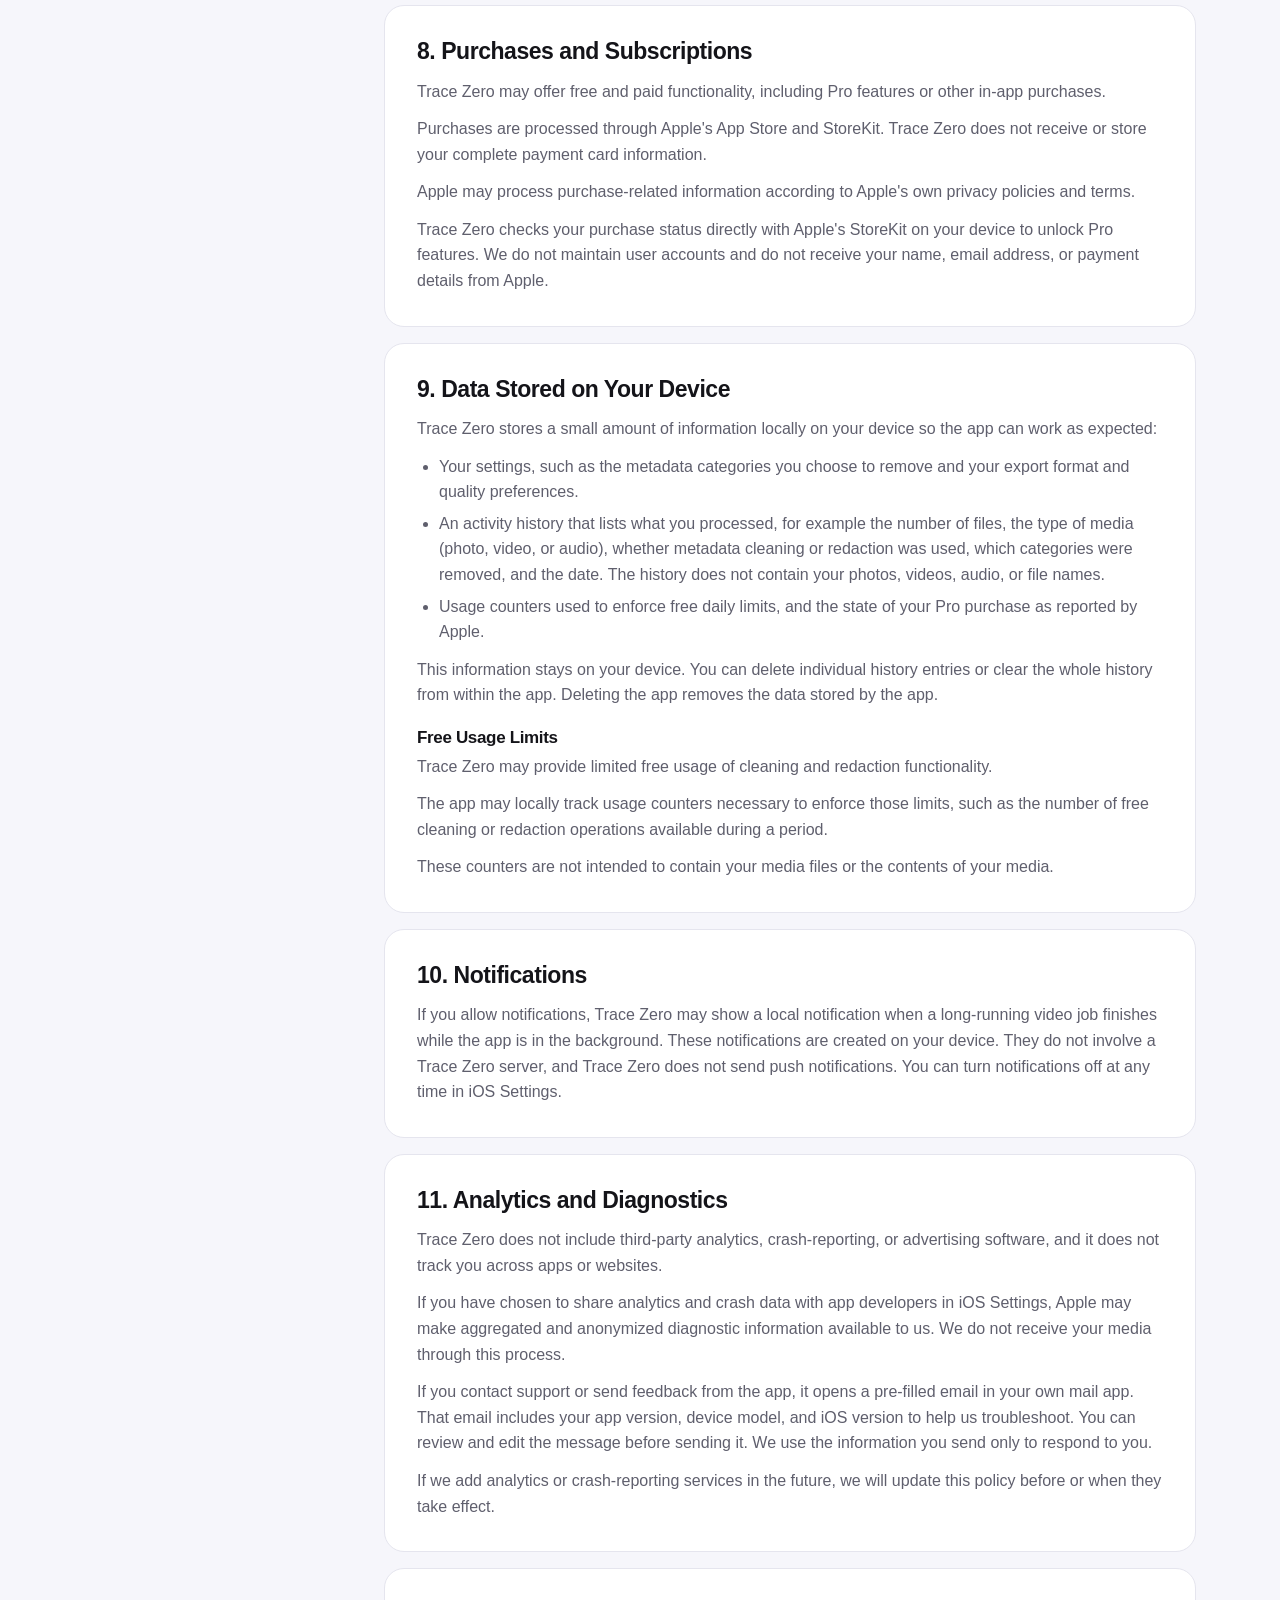
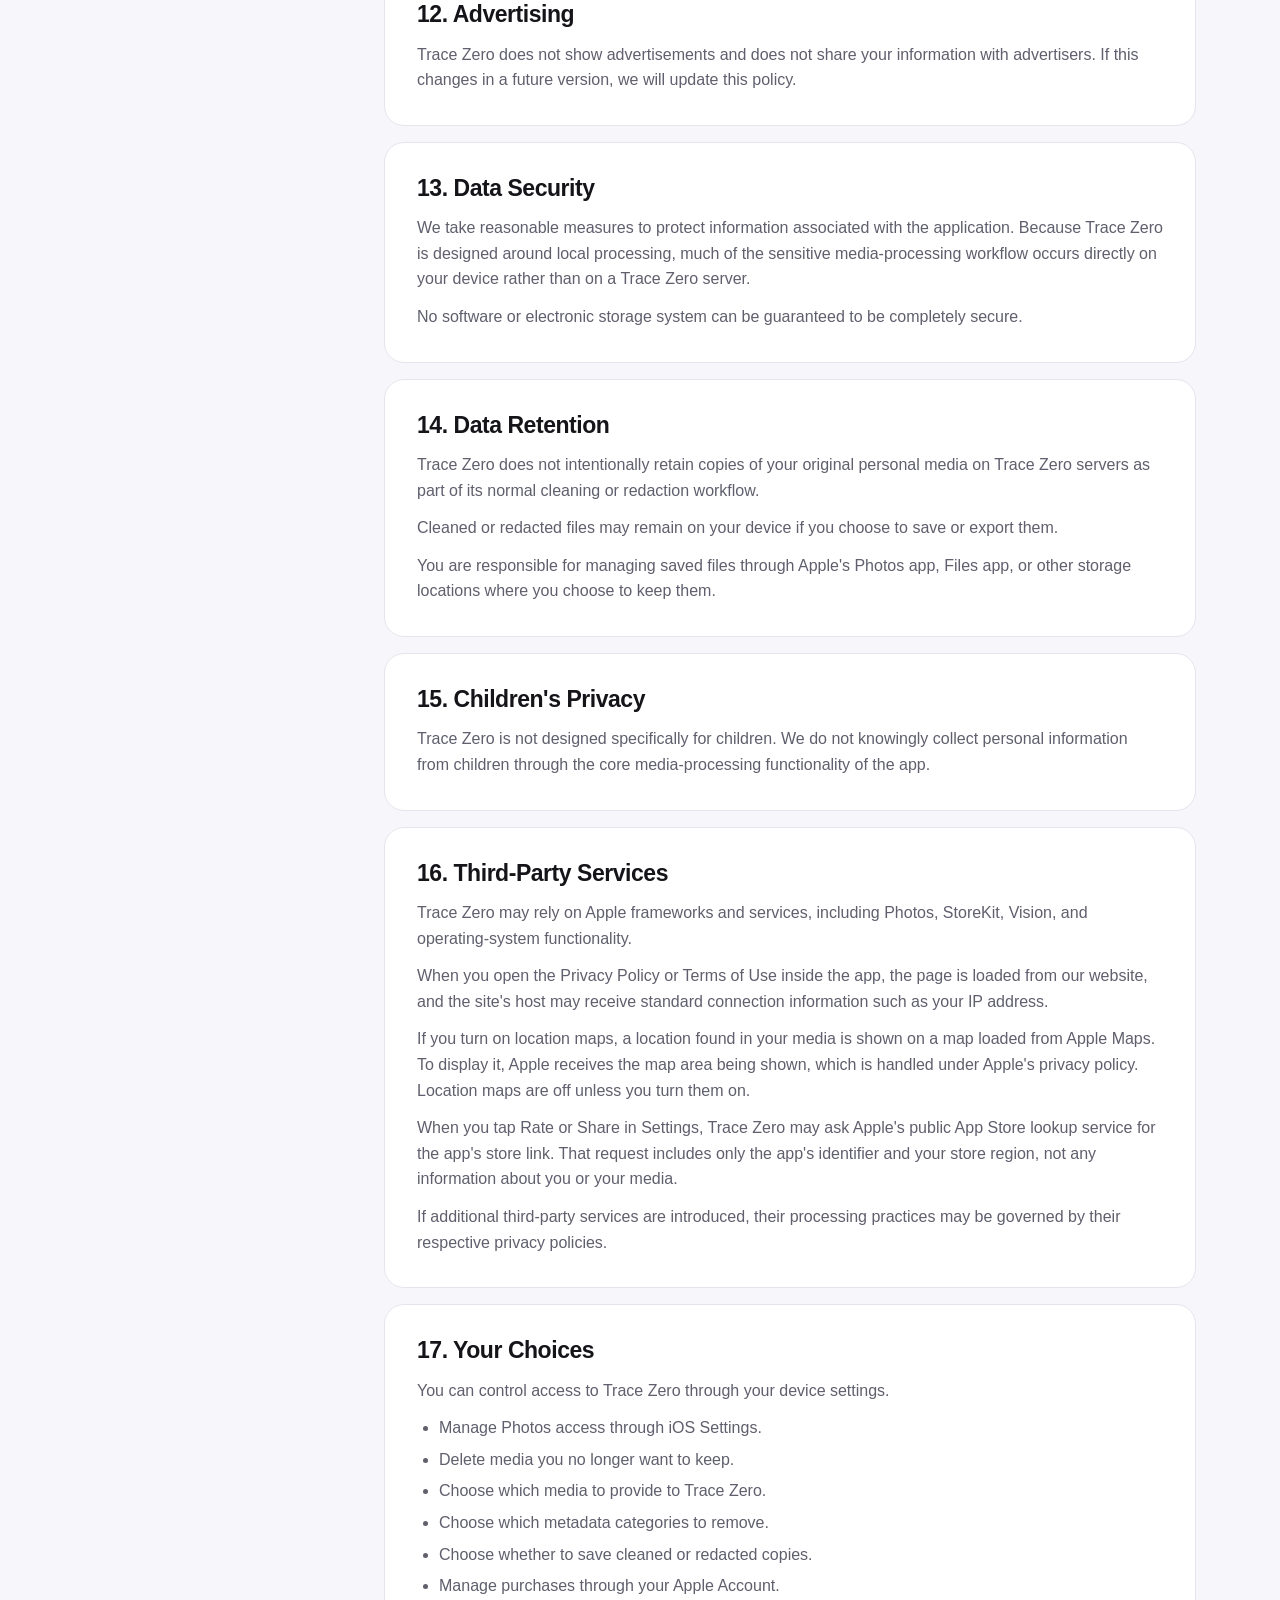
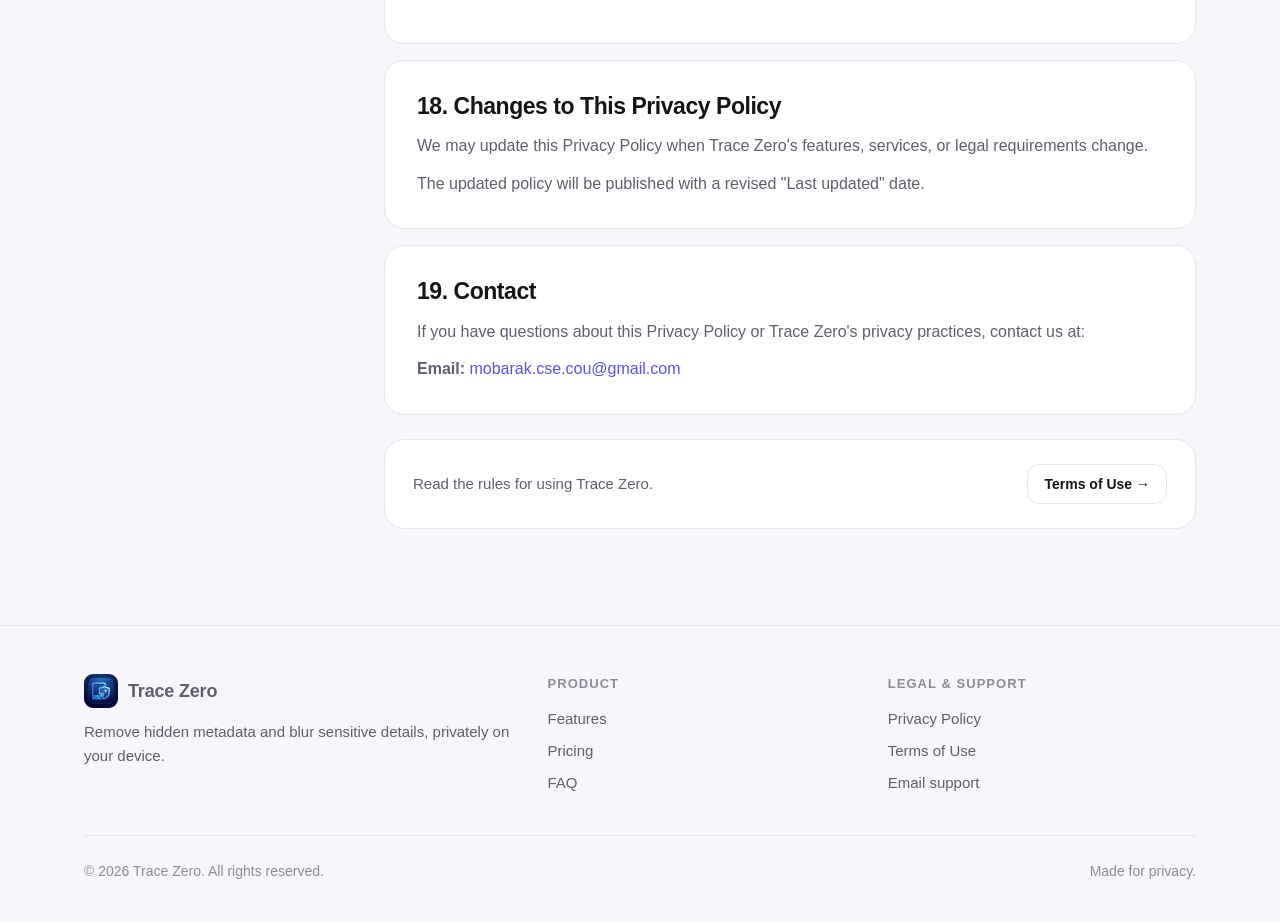
<file: privacy-policy.html>
<!DOCTYPE html>
<html lang="en" class="no-js">
<head>
    <meta charset="UTF-8">
    <meta name="viewport" content="width=device-width, initial-scale=1.0, viewport-fit=cover">
    <title>Privacy Policy | Trace Zero Metadata Remover</title>
    <meta name="description" content="How Trace Zero handles your data: photos, videos and audio are processed on your device, with no uploads, no account, no ads and no third-party tracking.">
    <link rel="canonical" href="https://mobarak19.github.io/trace-zero-privacy/privacy-policy.html">
    <meta name="robots" content="index, follow, max-image-preview:large">
    <meta name="author" content="Mobarak Hossen">
    <meta name="theme-color" content="#f6f6fb" media="(prefers-color-scheme: light)">
    <meta name="theme-color" content="#0e0e13" media="(prefers-color-scheme: dark)">
    <meta property="og:type" content="website">
    <meta property="og:site_name" content="Trace Zero">
    <meta property="og:locale" content="en_US">
    <meta property="og:url" content="https://mobarak19.github.io/trace-zero-privacy/privacy-policy.html">
    <meta property="og:title" content="Privacy Policy | Trace Zero Metadata Remover">
    <meta property="og:description" content="How Trace Zero handles your data: photos, videos and audio are processed on your device, with no uploads, no account, no ads and no third-party tracking.">
    <meta property="og:image" content="https://mobarak19.github.io/trace-zero-privacy/assets/og-image.png">
    <meta property="og:image:width" content="1200">
    <meta property="og:image:height" content="630">
    <meta property="og:image:alt" content="Trace Zero — Share photos, not your secrets. Remove hidden metadata and blur faces, plates and documents on your device.">
    <meta name="twitter:card" content="summary_large_image">
    <meta name="twitter:title" content="Privacy Policy | Trace Zero Metadata Remover">
    <meta name="twitter:description" content="How Trace Zero handles your data: photos, videos and audio are processed on your device, with no uploads, no account, no ads and no third-party tracking.">
    <meta name="twitter:image" content="https://mobarak19.github.io/trace-zero-privacy/assets/og-image.png">
    <link rel="icon" type="image/png" sizes="64x64" href="assets/favicon.png">
    <link rel="apple-touch-icon" href="assets/apple-touch-icon.png">
    <link rel="manifest" href="site.webmanifest">
    <link rel="stylesheet" href="styles.css">
    <script type="application/ld+json">
{
 "@context": "https://schema.org",
 "@graph": [
  {
   "@type": "WebPage",
   "@id": "https://mobarak19.github.io/trace-zero-privacy/privacy-policy.html",
   "url": "https://mobarak19.github.io/trace-zero-privacy/privacy-policy.html",
   "name": "Privacy Policy | Trace Zero Metadata Remover",
   "description": "How Trace Zero handles your data: photos, videos and audio are processed on your device, with no uploads, no account, no ads and no third-party tracking.",
   "isPartOf": {
    "@id": "https://mobarak19.github.io/trace-zero-privacy/#website"
   },
   "inLanguage": "en"
  },
  {
   "@type": "BreadcrumbList",
   "itemListElement": [
    {
     "@type": "ListItem",
     "position": 1,
     "name": "Home",
     "item": "https://mobarak19.github.io/trace-zero-privacy/"
    },
    {
     "@type": "ListItem",
     "position": 2,
     "name": "Privacy Policy",
     "item": "https://mobarak19.github.io/trace-zero-privacy/privacy-policy.html"
    }
   ]
  }
 ]
}
    </script>
</head>
<body>

<svg width="0" height="0" style="position:absolute" aria-hidden="true">
    <defs>
        <symbol id="i-menu" viewBox="0 0 24 24"><path fill="none" stroke="currentColor" stroke-width="2" stroke-linecap="round" d="M4 7h16M4 12h16M4 17h16"/></symbol>
        <symbol id="i-x" viewBox="0 0 24 24"><path fill="none" stroke="currentColor" stroke-width="2.2" stroke-linecap="round" d="M7 7l10 10M17 7L7 17"/></symbol>
    </defs>
</svg>

<a class="skip-link" href="#main">Skip to content</a>

<header class="nav">
    <div class="wrap">
        <a class="brand" href="./" aria-label="Trace Zero home">
            <img src="assets/favicon.png" alt="" width="34" height="34">
            Trace Zero
        </a>
        <button class="nav-toggle" type="button" aria-label="Menu" aria-expanded="false" aria-controls="nav-links">
            <svg class="icon-open"><use href="#i-menu"/></svg>
            <svg class="icon-close"><use href="#i-x"/></svg>
        </button>
        <ul class="nav-links" id="nav-links">
            <li><a href="./#features">Features</a></li>
            <li><a href="./#pricing">Pricing</a></li>
            <li><a href="./#faq">FAQ</a></li>
            <li><a href="privacy-policy.html" aria-current="page">Privacy</a></li>
            <li><a href="terms-of-use.html">Terms</a></li>
        </ul>
    </div>
</header>

<main id="main">
    <div class="wrap legal-hero">
        <div class="card">
            <span class="eyebrow">Trace Zero</span>
            <h1>Privacy Policy</h1>
            <p>How Trace Zero handles your information. In short: your media is processed on your device and never uploaded.</p>
            <div class="meta"><span>Last updated: October 5, 2026</span><span>On-device processing</span><span>No account</span><span>No ads or tracking</span></div>
        </div>
    </div>

    <div class="wrap legal-layout">
        <nav aria-label="On this page">
            <details class="toc" open>
                <summary>On this page</summary>
                <ol>
                    <li><a href="#overview">1. Overview</a></li>
                    <li><a href="#information-we-process">2. Information We Process</a></li>
                    <li><a href="#photos-and-media-library-access">3. Photos and Media Library Access</a></li>
                    <li><a href="#on-device-processing">4. On-Device Processing</a></li>
                    <li><a href="#icloud">5. iCloud</a></li>
                    <li><a href="#redaction-and-computer-vision">6. Redaction and Computer Vision</a></li>
                    <li><a href="#information-we-do-not-intentionally-collect">7. Information We Do Not Intentionally Collect</a></li>
                    <li><a href="#purchases-and-subscriptions">8. Purchases and Subscriptions</a></li>
                    <li><a href="#data-stored-on-your-device">9. Data Stored on Your Device</a></li>
                    <li><a href="#notifications">10. Notifications</a></li>
                    <li><a href="#analytics-and-diagnostics">11. Analytics and Diagnostics</a></li>
                    <li><a href="#advertising">12. Advertising</a></li>
                    <li><a href="#data-security">13. Data Security</a></li>
                    <li><a href="#data-retention">14. Data Retention</a></li>
                    <li><a href="#children-s-privacy">15. Children's Privacy</a></li>
                    <li><a href="#third-party-services">16. Third-Party Services</a></li>
                    <li><a href="#your-choices">17. Your Choices</a></li>
                    <li><a href="#changes-to-this-privacy-policy">18. Changes to This Privacy Policy</a></li>
                    <li><a href="#contact">19. Contact</a></li>
                </ol>
            </details>
        </nav>

        <article class="legal-content">
            <section id="overview">
                <h2>1. Overview</h2>
                <p>
                    Trace Zero is a privacy-focused media utility designed to help you
                    remove supported metadata from photos, videos, and audio files and,
                    where available, redact visual information such as faces, license
                    plates, and documents.
                </p>
                <p>
                    We designed Trace Zero around an on-device processing model.
                    Your selected media is intended to remain on your device while
                    Trace Zero performs its cleaning or redaction operations.
                </p>
                <div class="highlight">
                    <strong>Privacy by design:</strong>
                    Trace Zero does not require you to upload your personal photos,
                    videos, or audio files to a Trace Zero server to perform its
                    core cleaning and redaction features.
                </div>
            </section>
            <section id="information-we-process">
                <h2>2. Information We Process</h2>
                <p>
                    Trace Zero may access information contained within media that you
                    explicitly select for processing.
                </p>
                <h3>Photos</h3>
                <p>
                    Depending on your selected privacy settings, Trace Zero may process
                    supported photo metadata such as GPS/location information, dates,
                    device information, EXIF information, and other supported metadata.
                </p>
                <h3>Videos</h3>
                <p>
                    Depending on your selected settings, Trace Zero may process supported
                    video metadata including location, date, device information,
                    software information, descriptions, and other supported metadata.
                </p>
                <h3>Audio</h3>
                <p>
                    Depending on your selected settings, Trace Zero may process supported
                    audio metadata such as metadata, location, date, and embedded artwork.
                </p>
                <h3>Redaction</h3>
                <p>
                    When you use a redaction feature, Trace Zero may analyze the selected
                    media locally to identify supported visual regions such as faces,
                    license plates, documents, or other supported areas that you choose
                    to redact.
                </p>
                <p>
                    For video redaction you may also choose to replace or remove the
                    audio track. If you do, Trace Zero reads the audio file you select
                    through Apple's file picker and processes it locally.
                </p>
            </section>
            <section id="photos-and-media-library-access">
                <h2>3. Photos and Media Library Access</h2>
                <p>
                    Trace Zero requests access to your Photos library only when necessary
                    for a feature you initiate, such as selecting a photo or video for
                    cleaning or redaction.
                </p>
                <p>
                    Trace Zero does not automatically scan your entire Photos library.
                    You control which media you provide to the app through Apple's
                    system-provided media selection interfaces.
                </p>
                <p>
                    If selected media is stored in iCloud and is not currently available
                    locally, Apple's Photos framework may need to download the selected
                    original before Trace Zero can process it.
                </p>
            </section>
            <section id="on-device-processing">
                <h2>4. On-Device Processing</h2>
                <p>
                    Trace Zero's core cleaning and redaction workflows are designed to
                    process selected media locally on your device.
                </p>
                <p>
                    This means that your selected media is not intentionally uploaded
                    to Trace Zero's servers as part of the normal metadata-cleaning or
                    redaction workflow.
                </p>
                <p>
                    Processing may create temporary files or cleaned copies locally
                    on your device. These files are used to complete the requested
                    operation and may be removed according to the app's implementation
                    and operating-system storage behavior.
                </p>
            </section>
            <section id="icloud">
                <h2>5. iCloud</h2>
                <p>
                    Trace Zero may interact with Apple's Photos framework when you
                    select media from your Photos library.
                </p>
                <p>
                    If Apple needs to download an iCloud-stored original to your device,
                    that transfer is handled by Apple's systems and is subject to Apple's
                    own terms and privacy practices.
                </p>
                <p>
                    Trace Zero does not operate Apple's iCloud service.
                </p>
            </section>
            <section id="redaction-and-computer-vision">
                <h2>6. Redaction and Computer Vision</h2>
                <p>
                    Trace Zero may use on-device computer vision technologies to identify
                    supported visual content for redaction.
                </p>
                <p>
                    Depending on the feature, this may include detection of faces,
                    license plates, documents, or other supported visual regions.
                </p>
                <p>
                    Face detection finds where faces appear; it does not identify who
                    anyone is. To group appearances of the same face within a video,
                    Trace Zero may compare faces with each other on your device while
                    the video is being processed. This analysis is discarded when
                    processing ends. Trace Zero does not create, store, or send facial
                    templates or other biometric identifiers.
                </p>
                <p>
                    Detection systems are not guaranteed to identify every object,
                    person, plate, document, or sensitive area. You are responsible for
                    reviewing the result before sharing or publishing the processed media.
                </p>
            </section>
            <section id="information-we-do-not-intentionally-collect">
                <h2>7. Information We Do Not Intentionally Collect</h2>
                <p>
                    Trace Zero is designed so that its core media-processing workflows
                    do not require us to collect:
                </p>
                <ul>
                    <li>Your photos</li>
                    <li>Your videos</li>
                    <li>Your audio files</li>
                    <li>The original media files you select</li>
                    <li>The cleaned media files produced by the app</li>
                    <li>GPS coordinates contained in your media</li>
                    <li>Photo or video metadata for advertising purposes</li>
                </ul>
                <p>
                    This list describes the intended behavior of the core application.
                    Platform services, purchases, crash reporting, analytics, or other
                    optional services may process limited technical information as
                    described below.
                </p>
            </section>
            <section id="purchases-and-subscriptions">
                <h2>8. Purchases and Subscriptions</h2>
                <p>
                    Trace Zero may offer free and paid functionality, including Pro
                    features or other in-app purchases.
                </p>
                <p>
                    Purchases are processed through Apple's App Store and StoreKit.
                    Trace Zero does not receive or store your complete payment card
                    information.
                </p>
                <p>
                    Apple may process purchase-related information according to Apple's
                    own privacy policies and terms.
                </p>
                <p>
                    Trace Zero checks your purchase status directly with Apple's
                    StoreKit on your device to unlock Pro features. We do not maintain
                    user accounts and do not receive your name, email address, or
                    payment details from Apple.
                </p>
            </section>
            <section id="data-stored-on-your-device">
                <h2>9. Data Stored on Your Device</h2>
                <p>
                    Trace Zero stores a small amount of information locally on your
                    device so the app can work as expected:
                </p>
                <ul>
                    <li>
                        Your settings, such as the metadata categories you choose to
                        remove and your export format and quality preferences.
                    </li>
                    <li>
                        An activity history that lists what you processed, for example
                        the number of files, the type of media (photo, video, or audio),
                        whether metadata cleaning or redaction was used, which
                        categories were removed, and the date. The history does not
                        contain your photos, videos, audio, or file names.
                    </li>
                    <li>
                        Usage counters used to enforce free daily limits, and the state
                        of your Pro purchase as reported by Apple.
                    </li>
                </ul>
                <p>
                    This information stays on your device. You can delete individual
                    history entries or clear the whole history from within the app.
                    Deleting the app removes the data stored by the app.
                </p>
                <h3>Free Usage Limits</h3>
                <p>
                    Trace Zero may provide limited free usage of cleaning and redaction
                    functionality.
                </p>
                <p>
                    The app may locally track usage counters necessary to enforce those
                    limits, such as the number of free cleaning or redaction operations
                    available during a period.
                </p>
                <p>
                    These counters are not intended to contain your media files or the
                    contents of your media.
                </p>
            </section>
            <section id="notifications">
                <h2>10. Notifications</h2>
                <p>
                    If you allow notifications, Trace Zero may show a local notification
                    when a long-running video job finishes while the app is in the
                    background. These notifications are created on your device. They do
                    not involve a Trace Zero server, and Trace Zero does not send push
                    notifications. You can turn notifications off at any time in iOS
                    Settings.
                </p>
            </section>
            <section id="analytics-and-diagnostics">
                <h2>11. Analytics and Diagnostics</h2>
                <p>
                    Trace Zero does not include third-party analytics, crash-reporting,
                    or advertising software, and it does not track you across apps or
                    websites.
                </p>
                <p>
                    If you have chosen to share analytics and crash data with app
                    developers in iOS Settings, Apple may make aggregated and
                    anonymized diagnostic information available to us. We do not receive
                    your media through this process.
                </p>
                <p>
                    If you contact support or send feedback from the app, it opens a
                    pre-filled email in your own mail app. That email includes your app
                    version, device model, and iOS version to help us troubleshoot. You
                    can review and edit the message before sending it. We use the
                    information you send only to respond to you.
                </p>
                <p>
                    If we add analytics or crash-reporting services in the future, we
                    will update this policy before or when they take effect.
                </p>
            </section>
            <section id="advertising">
                <h2>12. Advertising</h2>
                <p>
                    Trace Zero does not show advertisements and does not share your
                    information with advertisers. If this changes in a future version,
                    we will update this policy.
                </p>
            </section>
            <section id="data-security">
                <h2>13. Data Security</h2>
                <p>
                    We take reasonable measures to protect information associated with
                    the application. Because Trace Zero is designed around local
                    processing, much of the sensitive media-processing workflow occurs
                    directly on your device rather than on a Trace Zero server.
                </p>
                <p>
                    No software or electronic storage system can be guaranteed to be
                    completely secure.
                </p>
            </section>
            <section id="data-retention">
                <h2>14. Data Retention</h2>
                <p>
                    Trace Zero does not intentionally retain copies of your original
                    personal media on Trace Zero servers as part of its normal cleaning
                    or redaction workflow.
                </p>
                <p>
                    Cleaned or redacted files may remain on your device if you choose
                    to save or export them.
                </p>
                <p>
                    You are responsible for managing saved files through Apple's Photos
                    app, Files app, or other storage locations where you choose to keep
                    them.
                </p>
            </section>
            <section id="children-s-privacy">
                <h2>15. Children's Privacy</h2>
                <p>
                    Trace Zero is not designed specifically for children.
                    We do not knowingly collect personal information from children
                    through the core media-processing functionality of the app.
                </p>
            </section>
            <section id="third-party-services">
                <h2>16. Third-Party Services</h2>
                <p>
                    Trace Zero may rely on Apple frameworks and services, including
                    Photos, StoreKit, Vision, and operating-system functionality.
                </p>
                <p>
                    When you open the Privacy Policy or Terms of Use inside the app, the
                    page is loaded from our website, and the site's host may receive
                    standard connection information such as your IP address.
                </p>
                <p>
                    If you turn on location maps, a location found in your media is
                    shown on a map loaded from Apple Maps. To display it, Apple receives
                    the map area being shown, which is handled under Apple's privacy
                    policy. Location maps are off unless you turn them on.
                </p>
                <p>
                    When you tap Rate or Share in Settings, Trace Zero may ask Apple's
                    public App Store lookup service for the app's store link. That
                    request includes only the app's identifier and your store region,
                    not any information about you or your media.
                </p>
                <p>
                    If additional third-party services are introduced, their processing
                    practices may be governed by their respective privacy policies.
                </p>
            </section>
            <section id="your-choices">
                <h2>17. Your Choices</h2>
                <p>You can control access to Trace Zero through your device settings.</p>
                <ul>
                    <li>Manage Photos access through iOS Settings.</li>
                    <li>Delete media you no longer want to keep.</li>
                    <li>Choose which media to provide to Trace Zero.</li>
                    <li>Choose which metadata categories to remove.</li>
                    <li>Choose whether to save cleaned or redacted copies.</li>
                    <li>Manage purchases through your Apple Account.</li>
                </ul>
            </section>
            <section id="changes-to-this-privacy-policy">
                <h2>18. Changes to This Privacy Policy</h2>
                <p>
                    We may update this Privacy Policy when Trace Zero's features,
                    services, or legal requirements change.
                </p>
                <p>
                    The updated policy will be published with a revised "Last updated"
                    date.
                </p>
            </section>
            <section id="contact">
                <h2>19. Contact</h2>
                <p>
                    If you have questions about this Privacy Policy or Trace Zero's
                    privacy practices, contact us at:
                </p>
                <p>
                    <strong>Email:</strong>
                    <a href="mailto:mobarak.cse.cou@gmail.com">
                        mobarak.cse.cou@gmail.com
                    </a>
                </p>
            </section>

            <div class="legal-switch">
                <p>Read the rules for using Trace Zero.</p>
                <a class="btn btn-secondary btn-sm" href="terms-of-use.html">Terms of Use →</a>
            </div>
        </article>
    </div>
</main>

<footer class="footer">
    <div class="wrap">
        <div class="footer-grid">
            <div>
                <a class="brand" href="./">
                    <img src="assets/favicon.png" alt="" width="34" height="34">
                    Trace Zero
                </a>
                <p>Remove hidden metadata and blur sensitive details, privately on your device.</p>
            </div>
            <div>
                <h4>Product</h4>
                <ul>
                    <li><a href="./#features">Features</a></li>
                    <li><a href="./#pricing">Pricing</a></li>
                    <li><a href="./#faq">FAQ</a></li>
                </ul>
            </div>
            <div>
                <h4>Legal &amp; support</h4>
                <ul>
                    <li><a href="privacy-policy.html">Privacy Policy</a></li>
                    <li><a href="terms-of-use.html">Terms of Use</a></li>
                    <li><a href="mailto:mobarak.cse.cou@gmail.com?subject=Trace%20Zero%20Support">Email support</a></li>
                </ul>
            </div>
        </div>
        <div class="footer-bottom">
            <span>© <span id="year">2026</span> Trace Zero. All rights reserved.</span>
            <span>Made for privacy.</span>
        </div>
    </div>
</footer>

<script src="site.js" defer></script>
</body>
</html>
</file>
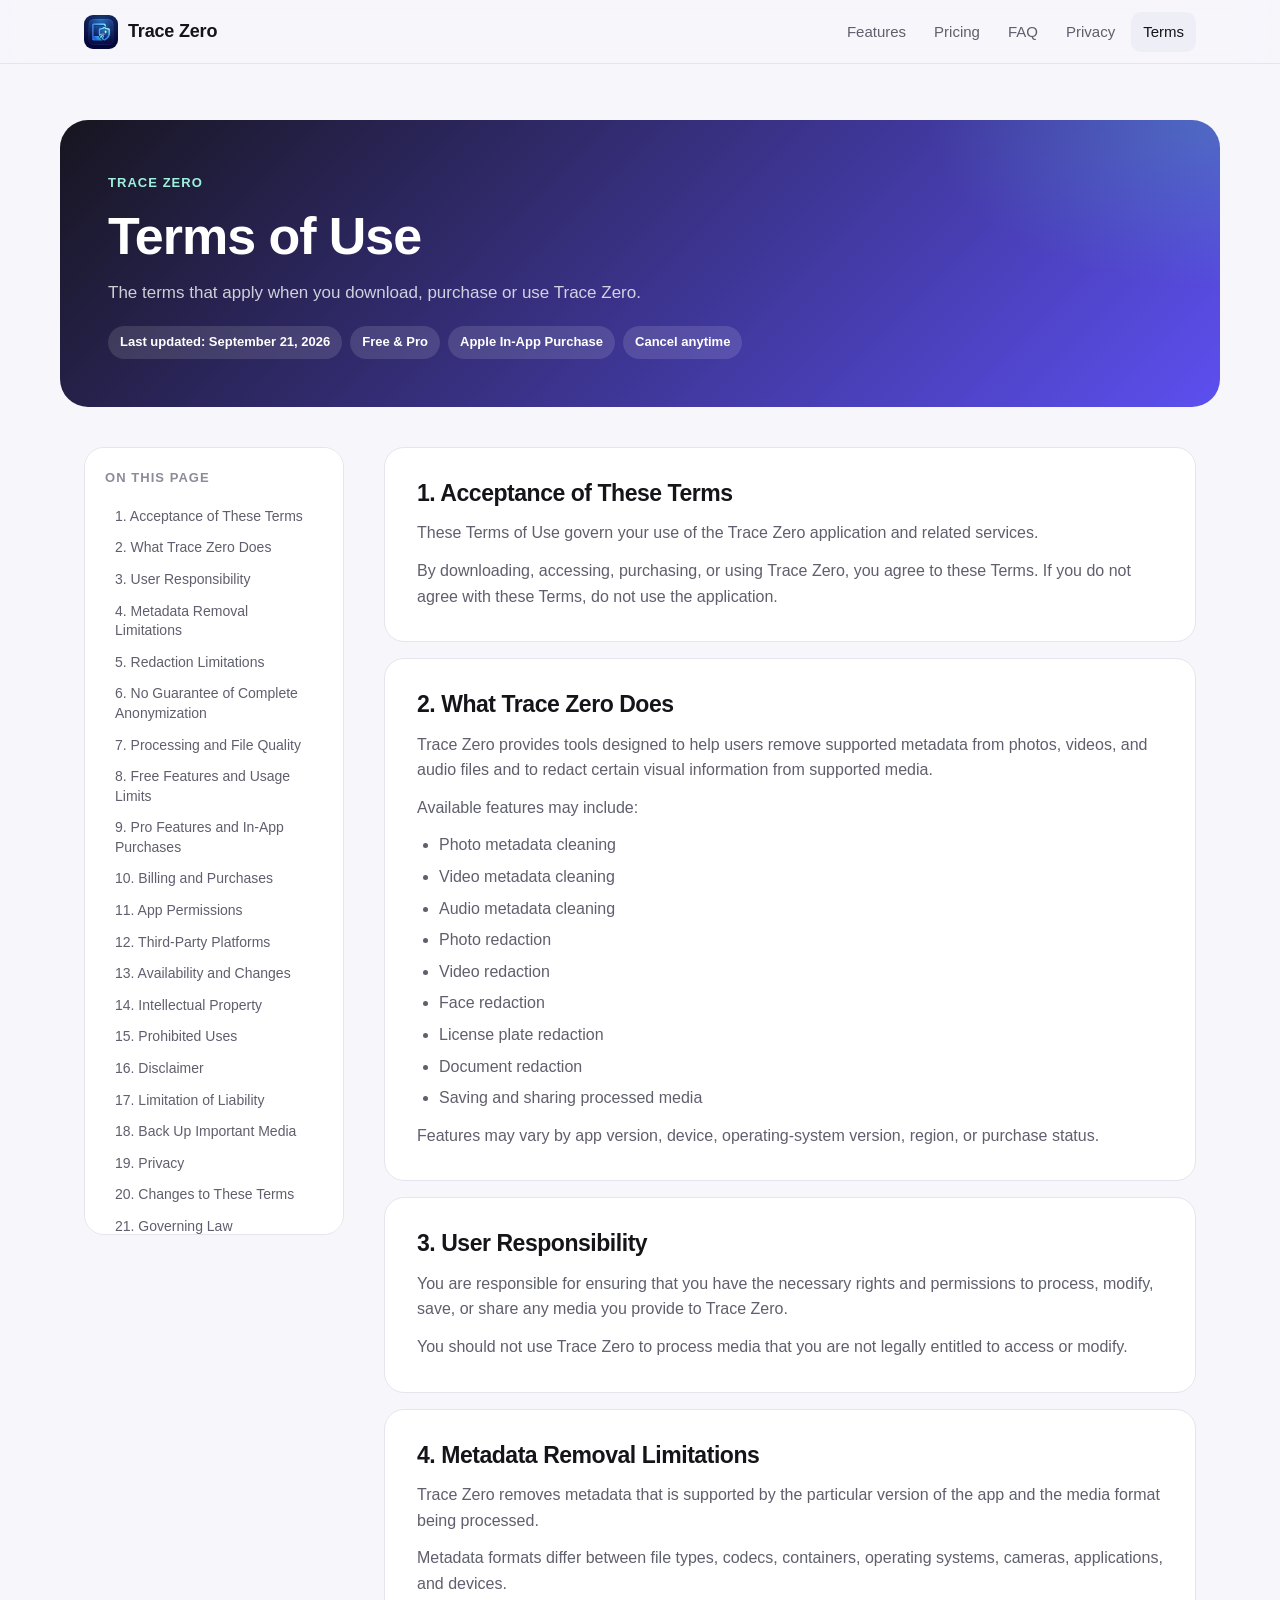
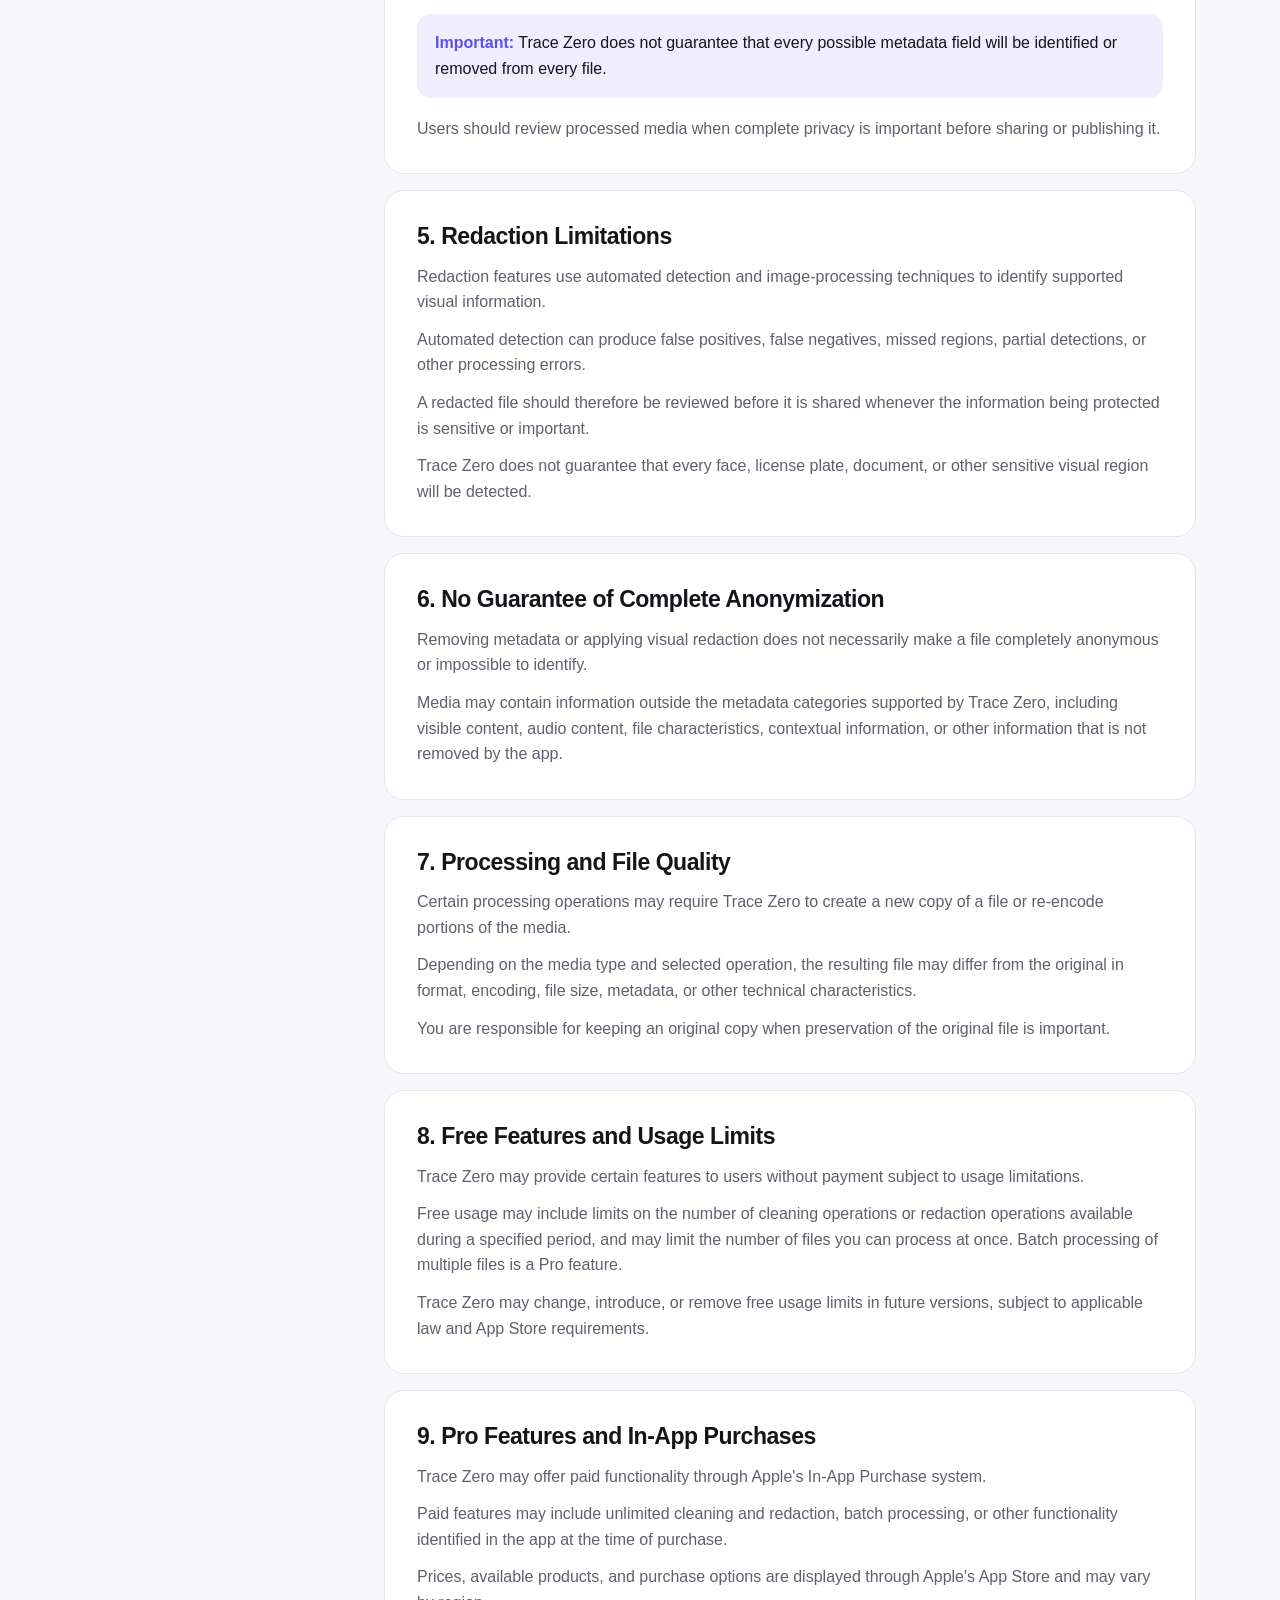
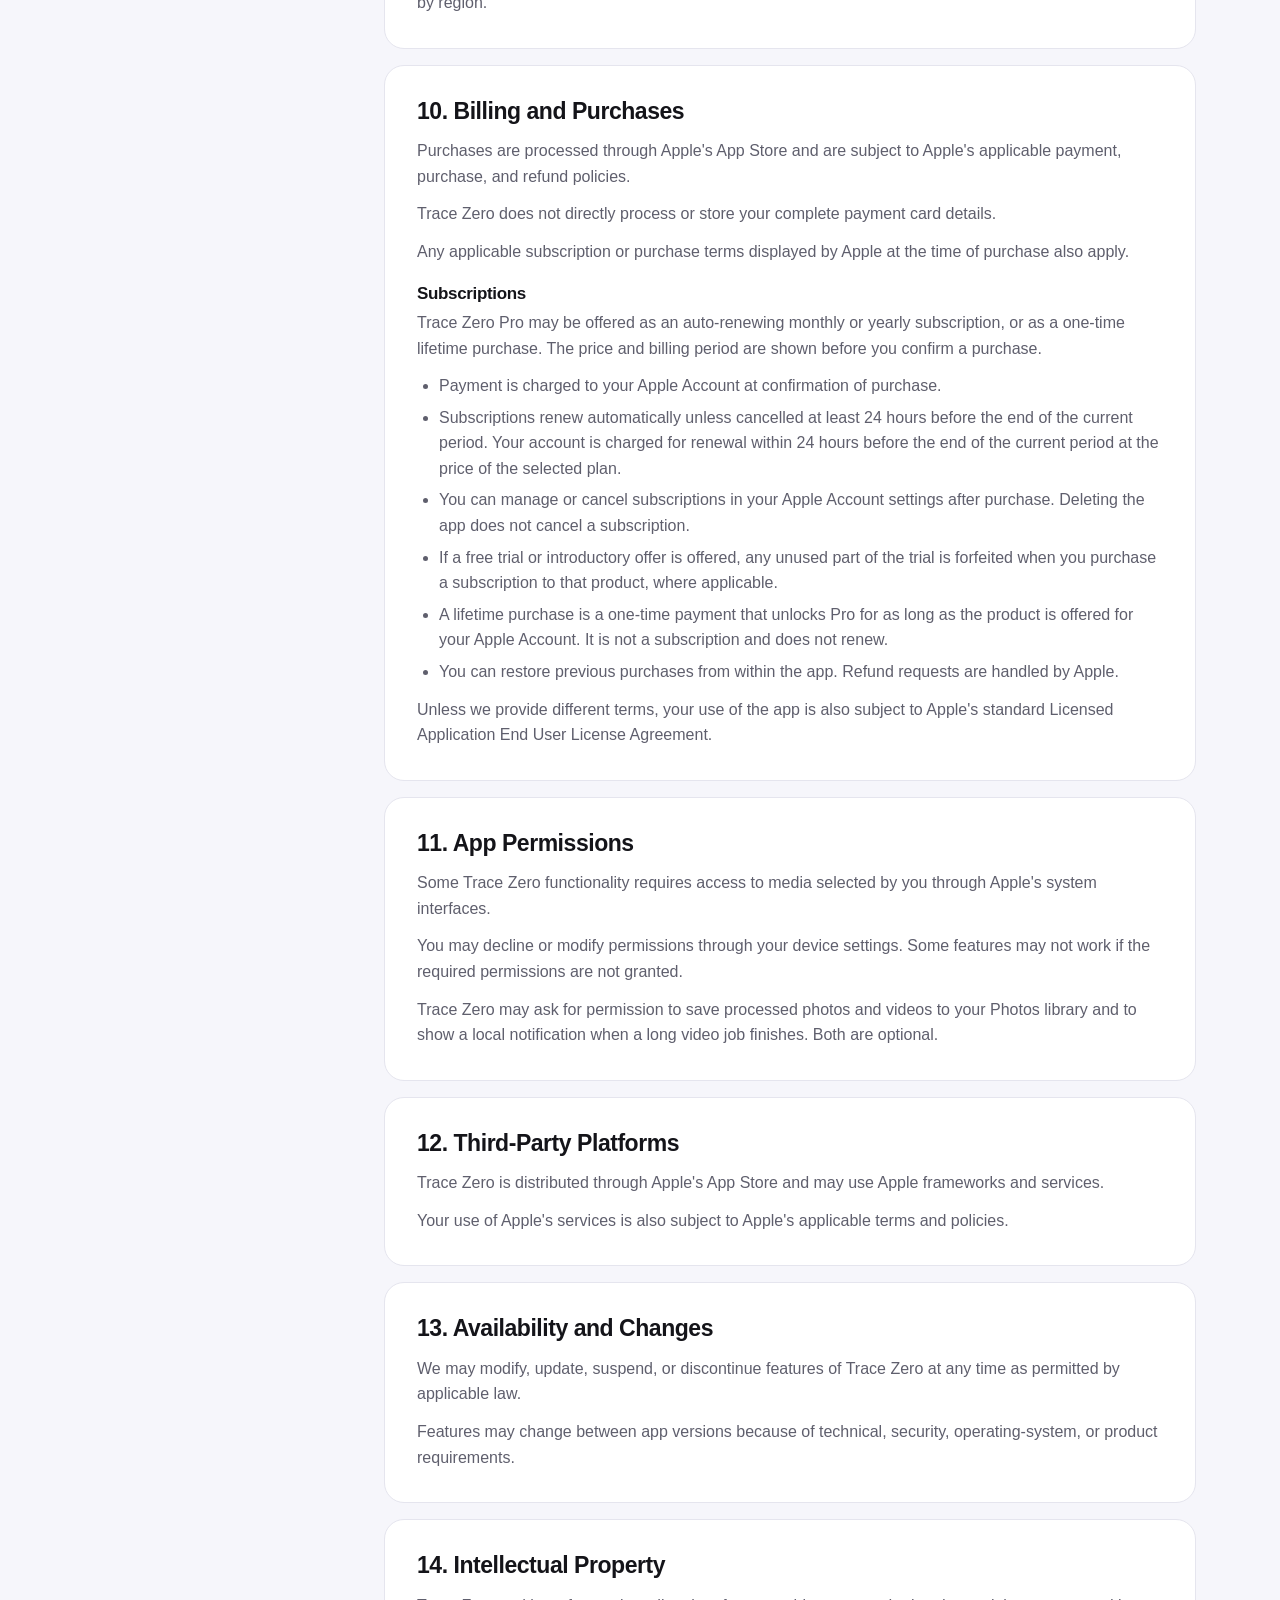
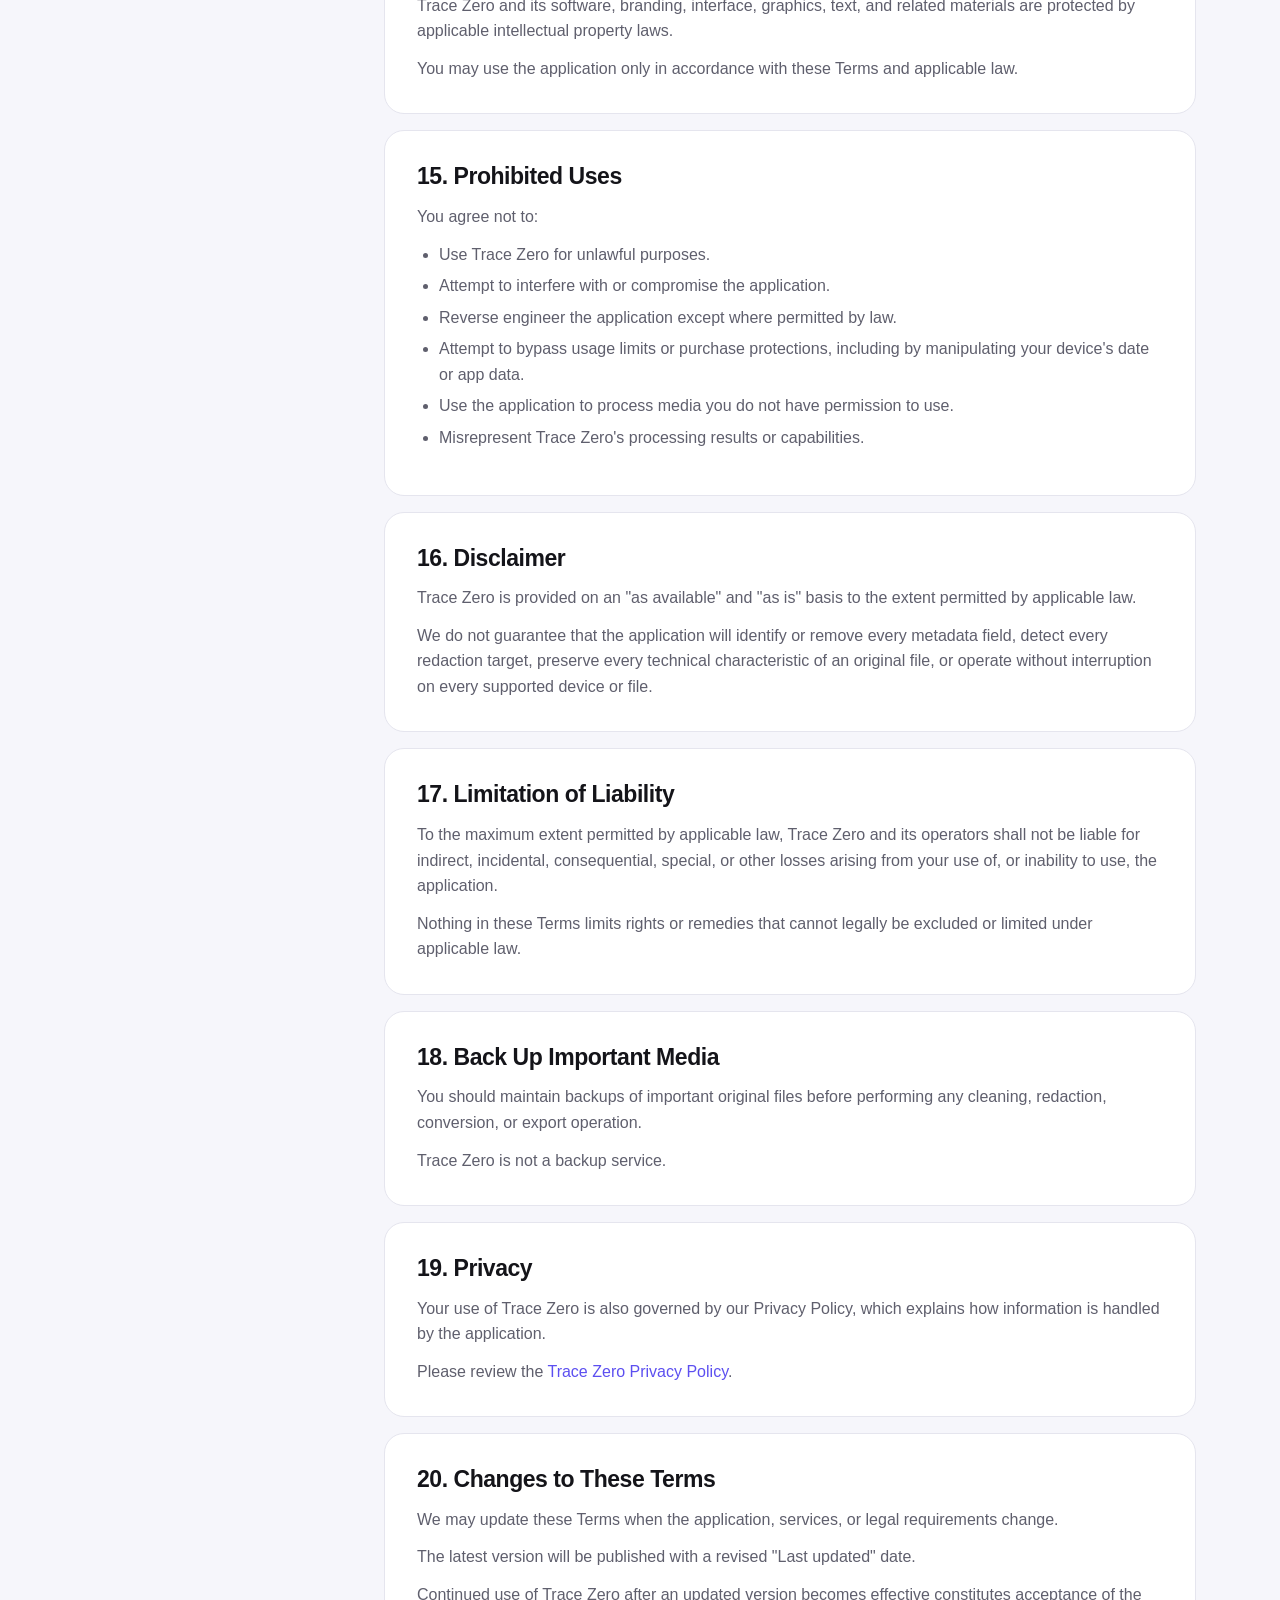
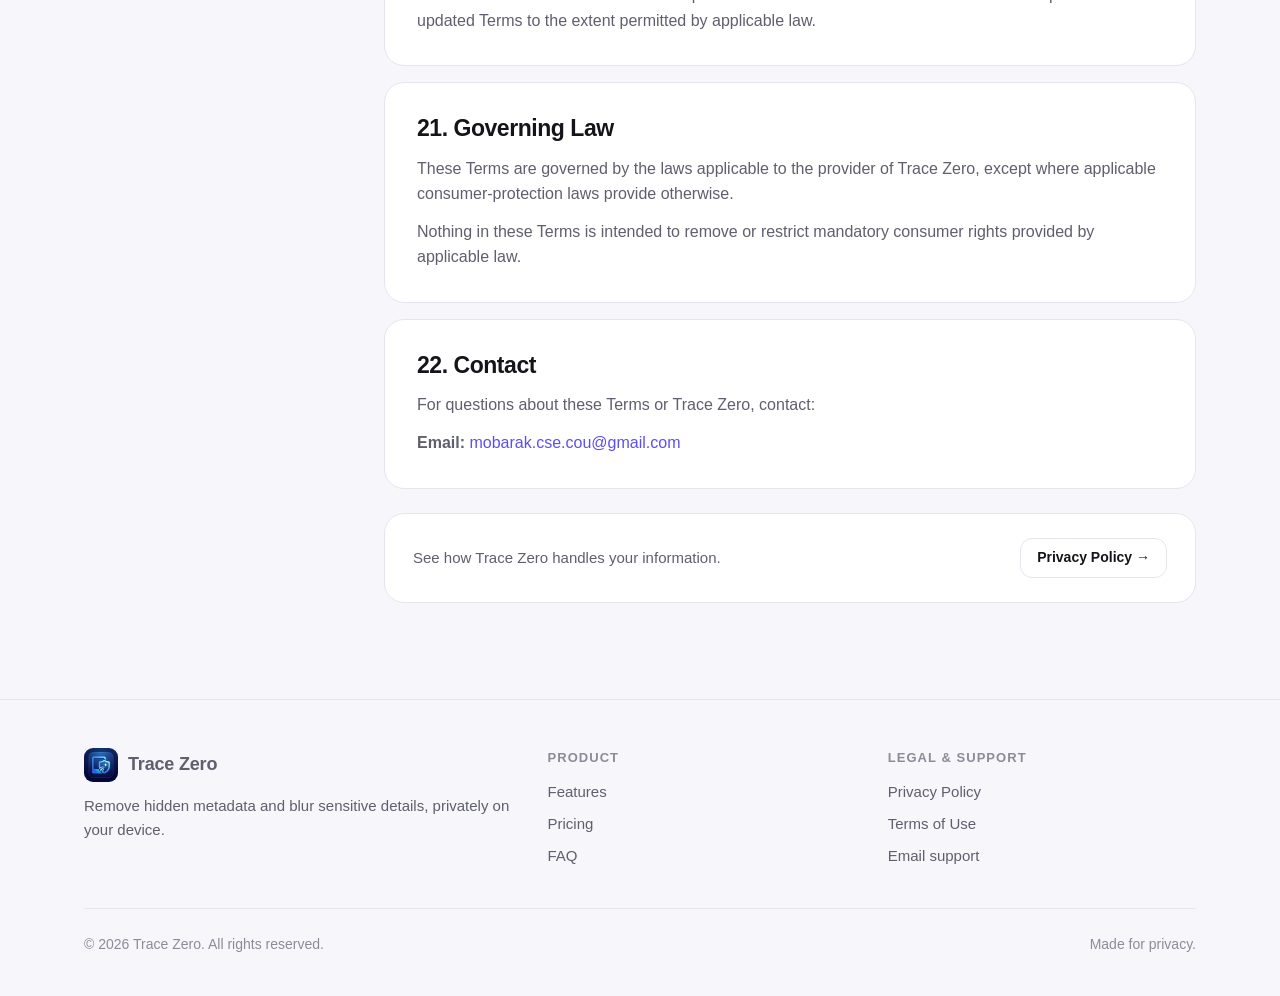
<file: terms-of-use.html>
<!DOCTYPE html>
<html lang="en" class="no-js">
<head>
    <meta charset="UTF-8">
    <meta name="viewport" content="width=device-width, initial-scale=1.0, viewport-fit=cover">
    <title>Terms of Use | Trace Zero Metadata Remover</title>
    <meta name="description" content="The terms for using Trace Zero, including metadata removal and redaction limits, free usage limits, Pro subscriptions and in-app purchases.">
    <link rel="canonical" href="https://mobarak19.github.io/trace-zero-privacy/terms-of-use.html">
    <meta name="robots" content="index, follow, max-image-preview:large">
    <meta name="author" content="Mobarak Hossen">
    <meta name="theme-color" content="#f6f6fb" media="(prefers-color-scheme: light)">
    <meta name="theme-color" content="#0e0e13" media="(prefers-color-scheme: dark)">
    <meta property="og:type" content="website">
    <meta property="og:site_name" content="Trace Zero">
    <meta property="og:locale" content="en_US">
    <meta property="og:url" content="https://mobarak19.github.io/trace-zero-privacy/terms-of-use.html">
    <meta property="og:title" content="Terms of Use | Trace Zero Metadata Remover">
    <meta property="og:description" content="The terms for using Trace Zero, including metadata removal and redaction limits, free usage limits, Pro subscriptions and in-app purchases.">
    <meta property="og:image" content="https://mobarak19.github.io/trace-zero-privacy/assets/og-image.png">
    <meta property="og:image:width" content="1200">
    <meta property="og:image:height" content="630">
    <meta property="og:image:alt" content="Trace Zero — Share photos, not your secrets. Remove hidden metadata and blur faces, plates and documents on your device.">
    <meta name="twitter:card" content="summary_large_image">
    <meta name="twitter:title" content="Terms of Use | Trace Zero Metadata Remover">
    <meta name="twitter:description" content="The terms for using Trace Zero, including metadata removal and redaction limits, free usage limits, Pro subscriptions and in-app purchases.">
    <meta name="twitter:image" content="https://mobarak19.github.io/trace-zero-privacy/assets/og-image.png">
    <link rel="icon" type="image/png" sizes="64x64" href="assets/favicon.png">
    <link rel="apple-touch-icon" href="assets/apple-touch-icon.png">
    <link rel="manifest" href="site.webmanifest">
    <link rel="stylesheet" href="styles.css">
    <script type="application/ld+json">
{
 "@context": "https://schema.org",
 "@graph": [
  {
   "@type": "WebPage",
   "@id": "https://mobarak19.github.io/trace-zero-privacy/terms-of-use.html",
   "url": "https://mobarak19.github.io/trace-zero-privacy/terms-of-use.html",
   "name": "Terms of Use | Trace Zero Metadata Remover",
   "description": "The terms for using Trace Zero, including metadata removal and redaction limits, free usage limits, Pro subscriptions and in-app purchases.",
   "isPartOf": {
    "@id": "https://mobarak19.github.io/trace-zero-privacy/#website"
   },
   "inLanguage": "en"
  },
  {
   "@type": "BreadcrumbList",
   "itemListElement": [
    {
     "@type": "ListItem",
     "position": 1,
     "name": "Home",
     "item": "https://mobarak19.github.io/trace-zero-privacy/"
    },
    {
     "@type": "ListItem",
     "position": 2,
     "name": "Terms of Use",
     "item": "https://mobarak19.github.io/trace-zero-privacy/terms-of-use.html"
    }
   ]
  }
 ]
}
    </script>
</head>
<body>

<svg width="0" height="0" style="position:absolute" aria-hidden="true">
    <defs>
        <symbol id="i-menu" viewBox="0 0 24 24"><path fill="none" stroke="currentColor" stroke-width="2" stroke-linecap="round" d="M4 7h16M4 12h16M4 17h16"/></symbol>
        <symbol id="i-x" viewBox="0 0 24 24"><path fill="none" stroke="currentColor" stroke-width="2.2" stroke-linecap="round" d="M7 7l10 10M17 7L7 17"/></symbol>
    </defs>
</svg>

<a class="skip-link" href="#main">Skip to content</a>

<header class="nav">
    <div class="wrap">
        <a class="brand" href="./" aria-label="Trace Zero home">
            <img src="assets/favicon.png" alt="" width="34" height="34">
            Trace Zero
        </a>
        <button class="nav-toggle" type="button" aria-label="Menu" aria-expanded="false" aria-controls="nav-links">
            <svg class="icon-open"><use href="#i-menu"/></svg>
            <svg class="icon-close"><use href="#i-x"/></svg>
        </button>
        <ul class="nav-links" id="nav-links">
            <li><a href="./#features">Features</a></li>
            <li><a href="./#pricing">Pricing</a></li>
            <li><a href="./#faq">FAQ</a></li>
            <li><a href="privacy-policy.html">Privacy</a></li>
            <li><a href="terms-of-use.html" aria-current="page">Terms</a></li>
        </ul>
    </div>
</header>

<main id="main">
    <div class="wrap legal-hero">
        <div class="card">
            <span class="eyebrow">Trace Zero</span>
            <h1>Terms of Use</h1>
            <p>The terms that apply when you download, purchase or use Trace Zero.</p>
            <div class="meta"><span>Last updated: September 21, 2026</span><span>Free & Pro</span><span>Apple In-App Purchase</span><span>Cancel anytime</span></div>
        </div>
    </div>

    <div class="wrap legal-layout">
        <nav aria-label="On this page">
            <details class="toc" open>
                <summary>On this page</summary>
                <ol>
                    <li><a href="#acceptance-of-these-terms">1. Acceptance of These Terms</a></li>
                    <li><a href="#what-trace-zero-does">2. What Trace Zero Does</a></li>
                    <li><a href="#user-responsibility">3. User Responsibility</a></li>
                    <li><a href="#metadata-removal-limitations">4. Metadata Removal Limitations</a></li>
                    <li><a href="#redaction-limitations">5. Redaction Limitations</a></li>
                    <li><a href="#no-guarantee-of-complete-anonymization">6. No Guarantee of Complete Anonymization</a></li>
                    <li><a href="#processing-and-file-quality">7. Processing and File Quality</a></li>
                    <li><a href="#free-features-and-usage-limits">8. Free Features and Usage Limits</a></li>
                    <li><a href="#pro-features-and-in-app-purchases">9. Pro Features and In-App Purchases</a></li>
                    <li><a href="#billing-and-purchases">10. Billing and Purchases</a></li>
                    <li><a href="#app-permissions">11. App Permissions</a></li>
                    <li><a href="#third-party-platforms">12. Third-Party Platforms</a></li>
                    <li><a href="#availability-and-changes">13. Availability and Changes</a></li>
                    <li><a href="#intellectual-property">14. Intellectual Property</a></li>
                    <li><a href="#prohibited-uses">15. Prohibited Uses</a></li>
                    <li><a href="#disclaimer">16. Disclaimer</a></li>
                    <li><a href="#limitation-of-liability">17. Limitation of Liability</a></li>
                    <li><a href="#back-up-important-media">18. Back Up Important Media</a></li>
                    <li><a href="#privacy">19. Privacy</a></li>
                    <li><a href="#changes-to-these-terms">20. Changes to These Terms</a></li>
                    <li><a href="#governing-law">21. Governing Law</a></li>
                    <li><a href="#contact">22. Contact</a></li>
                </ol>
            </details>
        </nav>

        <article class="legal-content">
            <section id="acceptance-of-these-terms">
                <h2>1. Acceptance of These Terms</h2>
                <p>
                    These Terms of Use govern your use of the Trace Zero application
                    and related services.
                </p>
                <p>
                    By downloading, accessing, purchasing, or using Trace Zero, you
                    agree to these Terms. If you do not agree with these Terms, do not
                    use the application.
                </p>
            </section>
            <section id="what-trace-zero-does">
                <h2>2. What Trace Zero Does</h2>
                <p>
                    Trace Zero provides tools designed to help users remove supported
                    metadata from photos, videos, and audio files and to redact certain
                    visual information from supported media.
                </p>
                <p>
                    Available features may include:
                </p>
                <ul>
                    <li>Photo metadata cleaning</li>
                    <li>Video metadata cleaning</li>
                    <li>Audio metadata cleaning</li>
                    <li>Photo redaction</li>
                    <li>Video redaction</li>
                    <li>Face redaction</li>
                    <li>License plate redaction</li>
                    <li>Document redaction</li>
                    <li>Saving and sharing processed media</li>
                </ul>
                <p>
                    Features may vary by app version, device, operating-system version,
                    region, or purchase status.
                </p>
            </section>
            <section id="user-responsibility">
                <h2>3. User Responsibility</h2>
                <p>
                    You are responsible for ensuring that you have the necessary rights
                    and permissions to process, modify, save, or share any media you
                    provide to Trace Zero.
                </p>
                <p>
                    You should not use Trace Zero to process media that you are not
                    legally entitled to access or modify.
                </p>
            </section>
            <section id="metadata-removal-limitations">
                <h2>4. Metadata Removal Limitations</h2>
                <p>
                    Trace Zero removes metadata that is supported by the particular
                    version of the app and the media format being processed.
                </p>
                <p>
                    Metadata formats differ between file types, codecs, containers,
                    operating systems, cameras, applications, and devices.
                </p>
                <div class="highlight">
                    <strong>Important:</strong>
                    Trace Zero does not guarantee that every possible metadata field
                    will be identified or removed from every file.
                </div>
                <p>
                    Users should review processed media when complete privacy is
                    important before sharing or publishing it.
                </p>
            </section>
            <section id="redaction-limitations">
                <h2>5. Redaction Limitations</h2>
                <p>
                    Redaction features use automated detection and image-processing
                    techniques to identify supported visual information.
                </p>
                <p>
                    Automated detection can produce false positives, false negatives,
                    missed regions, partial detections, or other processing errors.
                </p>
                <p>
                    A redacted file should therefore be reviewed before it is shared
                    whenever the information being protected is sensitive or important.
                </p>
                <p>
                    Trace Zero does not guarantee that every face, license plate,
                    document, or other sensitive visual region will be detected.
                </p>
            </section>
            <section id="no-guarantee-of-complete-anonymization">
                <h2>6. No Guarantee of Complete Anonymization</h2>
                <p>
                    Removing metadata or applying visual redaction does not necessarily
                    make a file completely anonymous or impossible to identify.
                </p>
                <p>
                    Media may contain information outside the metadata categories
                    supported by Trace Zero, including visible content, audio content,
                    file characteristics, contextual information, or other information
                    that is not removed by the app.
                </p>
            </section>
            <section id="processing-and-file-quality">
                <h2>7. Processing and File Quality</h2>
                <p>
                    Certain processing operations may require Trace Zero to create a
                    new copy of a file or re-encode portions of the media.
                </p>
                <p>
                    Depending on the media type and selected operation, the resulting
                    file may differ from the original in format, encoding, file size,
                    metadata, or other technical characteristics.
                </p>
                <p>
                    You are responsible for keeping an original copy when preservation
                    of the original file is important.
                </p>
            </section>
            <section id="free-features-and-usage-limits">
                <h2>8. Free Features and Usage Limits</h2>
                <p>
                    Trace Zero may provide certain features to users without payment
                    subject to usage limitations.
                </p>
                <p>
                    Free usage may include limits on the number of cleaning operations
                    or redaction operations available during a specified period, and
                    may limit the number of files you can process at once. Batch
                    processing of multiple files is a Pro feature.
                </p>
                <p>
                    Trace Zero may change, introduce, or remove free usage limits in
                    future versions, subject to applicable law and App Store
                    requirements.
                </p>
            </section>
            <section id="pro-features-and-in-app-purchases">
                <h2>9. Pro Features and In-App Purchases</h2>
                <p>
                    Trace Zero may offer paid functionality through Apple's
                    In-App Purchase system.
                </p>
                <p>
                    Paid features may include unlimited cleaning and redaction, batch
                    processing, or other functionality identified in the app at the
                    time of purchase.
                </p>
                <p>
                    Prices, available products, and purchase options are displayed
                    through Apple's App Store and may vary by region.
                </p>
            </section>
            <section id="billing-and-purchases">
                <h2>10. Billing and Purchases</h2>
                <p>
                    Purchases are processed through Apple's App Store and are subject
                    to Apple's applicable payment, purchase, and refund policies.
                </p>
                <p>
                    Trace Zero does not directly process or store your complete payment
                    card details.
                </p>
                <p>
                    Any applicable subscription or purchase terms displayed by Apple
                    at the time of purchase also apply.
                </p>
                <h3>Subscriptions</h3>
                <p>
                    Trace Zero Pro may be offered as an auto-renewing monthly or yearly
                    subscription, or as a one-time lifetime purchase. The price and
                    billing period are shown before you confirm a purchase.
                </p>
                <ul>
                    <li>
                        Payment is charged to your Apple Account at confirmation of
                        purchase.
                    </li>
                    <li>
                        Subscriptions renew automatically unless cancelled at least 24
                        hours before the end of the current period. Your account is
                        charged for renewal within 24 hours before the end of the
                        current period at the price of the selected plan.
                    </li>
                    <li>
                        You can manage or cancel subscriptions in your Apple Account
                        settings after purchase. Deleting the app does not cancel a
                        subscription.
                    </li>
                    <li>
                        If a free trial or introductory offer is offered, any unused
                        part of the trial is forfeited when you purchase a subscription
                        to that product, where applicable.
                    </li>
                    <li>
                        A lifetime purchase is a one-time payment that unlocks Pro for
                        as long as the product is offered for your Apple Account. It is
                        not a subscription and does not renew.
                    </li>
                    <li>
                        You can restore previous purchases from within the app. Refund
                        requests are handled by Apple.
                    </li>
                </ul>
                <p>
                    Unless we provide different terms, your use of the app is also
                    subject to Apple's standard Licensed Application End User License
                    Agreement.
                </p>
            </section>
            <section id="app-permissions">
                <h2>11. App Permissions</h2>
                <p>
                    Some Trace Zero functionality requires access to media selected by
                    you through Apple's system interfaces.
                </p>
                <p>
                    You may decline or modify permissions through your device settings.
                    Some features may not work if the required permissions are not
                    granted.
                </p>
                <p>
                    Trace Zero may ask for permission to save processed photos and
                    videos to your Photos library and to show a local notification when
                    a long video job finishes. Both are optional.
                </p>
            </section>
            <section id="third-party-platforms">
                <h2>12. Third-Party Platforms</h2>
                <p>
                    Trace Zero is distributed through Apple's App Store and may use
                    Apple frameworks and services.
                </p>
                <p>
                    Your use of Apple's services is also subject to Apple's applicable
                    terms and policies.
                </p>
            </section>
            <section id="availability-and-changes">
                <h2>13. Availability and Changes</h2>
                <p>
                    We may modify, update, suspend, or discontinue features of Trace Zero
                    at any time as permitted by applicable law.
                </p>
                <p>
                    Features may change between app versions because of technical,
                    security, operating-system, or product requirements.
                </p>
            </section>
            <section id="intellectual-property">
                <h2>14. Intellectual Property</h2>
                <p>
                    Trace Zero and its software, branding, interface, graphics, text,
                    and related materials are protected by applicable intellectual
                    property laws.
                </p>
                <p>
                    You may use the application only in accordance with these Terms and
                    applicable law.
                </p>
            </section>
            <section id="prohibited-uses">
                <h2>15. Prohibited Uses</h2>
                <p>
                    You agree not to:
                </p>
                <ul>
                    <li>Use Trace Zero for unlawful purposes.</li>
                    <li>Attempt to interfere with or compromise the application.</li>
                    <li>Reverse engineer the application except where permitted by law.</li>
                    <li>Attempt to bypass usage limits or purchase protections, including by manipulating your device's date or app data.</li>
                    <li>Use the application to process media you do not have permission to use.</li>
                    <li>Misrepresent Trace Zero's processing results or capabilities.</li>
                </ul>
            </section>
            <section id="disclaimer">
                <h2>16. Disclaimer</h2>
                <p>
                    Trace Zero is provided on an "as available" and "as is" basis to the
                    extent permitted by applicable law.
                </p>
                <p>
                    We do not guarantee that the application will identify or remove
                    every metadata field, detect every redaction target, preserve every
                    technical characteristic of an original file, or operate without
                    interruption on every supported device or file.
                </p>
            </section>
            <section id="limitation-of-liability">
                <h2>17. Limitation of Liability</h2>
                <p>
                    To the maximum extent permitted by applicable law, Trace Zero and
                    its operators shall not be liable for indirect, incidental,
                    consequential, special, or other losses arising from your use of,
                    or inability to use, the application.
                </p>
                <p>
                    Nothing in these Terms limits rights or remedies that cannot legally
                    be excluded or limited under applicable law.
                </p>
            </section>
            <section id="back-up-important-media">
                <h2>18. Back Up Important Media</h2>
                <p>
                    You should maintain backups of important original files before
                    performing any cleaning, redaction, conversion, or export operation.
                </p>
                <p>
                    Trace Zero is not a backup service.
                </p>
            </section>
            <section id="privacy">
                <h2>19. Privacy</h2>
                <p>
                    Your use of Trace Zero is also governed by our Privacy Policy,
                    which explains how information is handled by the application.
                </p>
                <p>
                    Please review the
                    <a href="privacy-policy.html">Trace Zero Privacy Policy</a>.
                </p>
            </section>
            <section id="changes-to-these-terms">
                <h2>20. Changes to These Terms</h2>
                <p>
                    We may update these Terms when the application, services, or legal
                    requirements change.
                </p>
                <p>
                    The latest version will be published with a revised "Last updated"
                    date.
                </p>
                <p>
                    Continued use of Trace Zero after an updated version becomes
                    effective constitutes acceptance of the updated Terms to the extent
                    permitted by applicable law.
                </p>
            </section>
            <section id="governing-law">
                <h2>21. Governing Law</h2>
                <p>
                    These Terms are governed by the laws applicable to the provider of
                    Trace Zero, except where applicable consumer-protection laws provide
                    otherwise.
                </p>
                <p>
                    Nothing in these Terms is intended to remove or restrict mandatory
                    consumer rights provided by applicable law.
                </p>
            </section>
            <section id="contact">
                <h2>22. Contact</h2>
                <p>
                    For questions about these Terms or Trace Zero, contact:
                </p>
                <p>
                    <strong>Email:</strong>
                    <a href="mailto:mobarak.cse.cou@gmail.com">
                        mobarak.cse.cou@gmail.com
                    </a>
                </p>
            </section>

            <div class="legal-switch">
                <p>See how Trace Zero handles your information.</p>
                <a class="btn btn-secondary btn-sm" href="privacy-policy.html">Privacy Policy →</a>
            </div>
        </article>
    </div>
</main>

<footer class="footer">
    <div class="wrap">
        <div class="footer-grid">
            <div>
                <a class="brand" href="./">
                    <img src="assets/favicon.png" alt="" width="34" height="34">
                    Trace Zero
                </a>
                <p>Remove hidden metadata and blur sensitive details, privately on your device.</p>
            </div>
            <div>
                <h4>Product</h4>
                <ul>
                    <li><a href="./#features">Features</a></li>
                    <li><a href="./#pricing">Pricing</a></li>
                    <li><a href="./#faq">FAQ</a></li>
                </ul>
            </div>
            <div>
                <h4>Legal &amp; support</h4>
                <ul>
                    <li><a href="privacy-policy.html">Privacy Policy</a></li>
                    <li><a href="terms-of-use.html">Terms of Use</a></li>
                    <li><a href="mailto:mobarak.cse.cou@gmail.com?subject=Trace%20Zero%20Support">Email support</a></li>
                </ul>
            </div>
        </div>
        <div class="footer-bottom">
            <span>© <span id="year">2026</span> Trace Zero. All rights reserved.</span>
            <span>Made for privacy.</span>
        </div>
    </div>
</footer>

<script src="site.js" defer></script>
</body>
</html>
</file>
<file: styles.css>
/* Trace Zero — shared site styles
   Colors mirror the app's PXTheme (indigo primary, mint accent). */

:root {
    --bg: #f6f6fb;
    --bg-alt: #eeeef7;
    --card: #ffffff;
    --elevated: #fbfbfe;
    --text: #141419;
    --text-2: #5f5f6d;
    --text-3: #8c8c99;
    --border: #e5e5ee;
    --primary: #5c4ff0;
    --primary-deep: #3d33c7;
    --primary-soft: #efedff;
    --accent: #1cad94;
    --accent-soft: #e2f7f2;
    --danger: #d92929;
    --danger-soft: #fdeaea;
    --shadow: 0 1px 2px rgba(20, 20, 40, .04), 0 8px 24px rgba(20, 20, 40, .06);
    --radius-lg: 28px;
    --radius: 20px;
    --radius-sm: 14px;
    --max: 1160px;
    --nav-h: 64px;
    color-scheme: light;
}

@media (prefers-color-scheme: dark) {
    :root {
        --bg: #0e0e13;
        --bg-alt: #13131a;
        --card: #1b1b22;
        --elevated: #22222b;
        --text: #ffffff;
        --text-2: #b8b8c7;
        --text-3: #85858f;
        --border: #2a2a35;
        --primary: #948cff;
        --primary-deep: #665ce0;
        --primary-soft: rgba(148, 140, 255, .14);
        --accent: #52debd;
        --accent-soft: rgba(82, 222, 189, .13);
        --danger: #ff6666;
        --danger-soft: rgba(255, 102, 102, .14);
        --shadow: 0 1px 2px rgba(0, 0, 0, .3), 0 8px 24px rgba(0, 0, 0, .25);
        color-scheme: dark;
    }
}

*, *::before, *::after { box-sizing: border-box; }

html {
    scroll-behavior: smooth;
    scroll-padding-top: calc(var(--nav-h) + 16px);
    -webkit-text-size-adjust: 100%;
}

body {
    margin: 0;
    background: var(--bg);
    color: var(--text);
    font-family: -apple-system, BlinkMacSystemFont, "SF Pro Text", "SF Pro Display",
                 "Segoe UI", Roboto, Helvetica, Arial, sans-serif;
    font-size: 17px;
    line-height: 1.6;
    -webkit-font-smoothing: antialiased;
    overflow-x: hidden;
}

img { max-width: 100%; display: block; }
a { color: var(--primary); text-decoration: none; }
a:hover { text-decoration: underline; }
h1, h2, h3 { line-height: 1.15; letter-spacing: -.02em; margin: 0; }
p { margin: 0; }

:focus-visible {
    outline: 3px solid var(--primary);
    outline-offset: 3px;
    border-radius: 6px;
}

.skip-link {
    position: absolute;
    left: 16px;
    top: -60px;
    z-index: 100;
    padding: 10px 16px;
    background: var(--primary);
    color: #fff;
    border-radius: 10px;
}
.skip-link:focus { top: 12px; }

.wrap {
    width: 100%;
    max-width: var(--max);
    margin: 0 auto;
    padding: 0 24px;
}

/* ---------- Navigation ---------- */

.nav {
    position: sticky;
    top: 0;
    z-index: 50;
    height: var(--nav-h);
    background: color-mix(in srgb, var(--bg) 82%, transparent);
    -webkit-backdrop-filter: saturate(180%) blur(18px);
    backdrop-filter: saturate(180%) blur(18px);
    border-bottom: 1px solid var(--border);
}

.nav .wrap {
    height: 100%;
    display: flex;
    align-items: center;
    justify-content: space-between;
    gap: 16px;
}

.brand {
    display: flex;
    align-items: center;
    gap: 10px;
    color: var(--text);
    font-weight: 700;
    font-size: 18px;
    letter-spacing: -.01em;
}
.brand:hover { text-decoration: none; }
.brand img {
    width: 34px;
    height: 34px;
    border-radius: 9px;
}

.nav-links {
    display: flex;
    align-items: center;
    gap: 4px;
    list-style: none;
    margin: 0;
    padding: 0;
}

.nav-links a {
    display: block;
    padding: 8px 12px;
    border-radius: 10px;
    color: var(--text-2);
    font-size: 15px;
    font-weight: 500;
}
.nav-links a:hover,
.nav-links a[aria-current="page"] {
    color: var(--text);
    background: var(--bg-alt);
    text-decoration: none;
}

.nav-toggle {
    display: none;
    width: 44px;
    height: 44px;
    border: 0;
    border-radius: 12px;
    background: transparent;
    color: var(--text);
    cursor: pointer;
    align-items: center;
    justify-content: center;
}
.nav-toggle svg { width: 24px; height: 24px; }
.nav-toggle .icon-close { display: none; }
.nav.open .nav-toggle .icon-open { display: none; }
.nav.open .nav-toggle .icon-close { display: block; }

/* ---------- Buttons ---------- */

.btn {
    display: inline-flex;
    align-items: center;
    justify-content: center;
    gap: 10px;
    min-height: 52px;
    padding: 0 24px;
    border-radius: 16px;
    font-size: 16px;
    font-weight: 600;
    border: 1px solid transparent;
    transition: transform .15s ease, box-shadow .15s ease, background .15s ease;
}
.btn:hover { text-decoration: none; transform: translateY(-1px); }
.btn:active { transform: translateY(0); }
.btn svg { width: 22px; height: 22px; flex: none; }

.btn-primary {
    background: linear-gradient(135deg, var(--primary), var(--primary-deep));
    color: #fff;
    box-shadow: 0 8px 22px color-mix(in srgb, var(--primary) 35%, transparent);
}
.btn-secondary {
    background: var(--card);
    color: var(--text);
    border-color: var(--border);
}
.btn-sm { min-height: 40px; padding: 0 16px; font-size: 14px; border-radius: 12px; }

/* ---------- Shared bits ---------- */

.eyebrow {
    display: inline-flex;
    align-items: center;
    gap: 8px;
    font-size: 13px;
    font-weight: 700;
    letter-spacing: .08em;
    text-transform: uppercase;
    color: var(--primary);
}

.pill {
    display: inline-flex;
    align-items: center;
    gap: 6px;
    padding: 6px 12px;
    border-radius: 999px;
    font-size: 13px;
    font-weight: 600;
    background: var(--primary-soft);
    color: var(--primary);
}
.pill.mint { background: var(--accent-soft); color: var(--accent); }
.pill svg { width: 14px; height: 14px; }

.section { padding: 96px 0; }
.section.alt { background: var(--bg-alt); }

.section-head {
    max-width: 680px;
    margin: 0 auto 56px;
    text-align: center;
}
.section-head h2 {
    margin-top: 12px;
    font-size: clamp(30px, 4.4vw, 44px);
}
.section-head p {
    margin-top: 16px;
    color: var(--text-2);
    font-size: 18px;
}

/* ---------- Hero ---------- */

.hero { padding: 72px 0 96px; position: relative; }
.hero::before {
    content: "";
    position: absolute;
    inset: -120px 0 auto;
    height: 640px;
    background:
        radial-gradient(600px 320px at 15% 20%, color-mix(in srgb, var(--primary) 18%, transparent), transparent 70%),
        radial-gradient(520px 300px at 90% 30%, color-mix(in srgb, var(--accent) 14%, transparent), transparent 70%);
    pointer-events: none;
    z-index: -1;
}

.hero-grid {
    display: grid;
    grid-template-columns: minmax(0, 1.1fr) minmax(0, .9fr);
    align-items: center;
    gap: 56px;
}

.hero-kicker {
    display: inline-flex;
    align-items: center;
    gap: 8px;
    padding: 7px 14px;
    border-radius: 999px;
    background: var(--accent-soft);
    color: var(--accent);
    font-size: 13.5px;
    font-weight: 650;
    letter-spacing: 0;
    line-height: 1.35;
}
.hero-kicker svg { width: 15px; height: 15px; flex: none; }
.hero-title {
    margin-top: 18px;
    font-size: clamp(40px, 6.2vw, 68px);
    font-weight: 800;
    line-height: 1.08;
    letter-spacing: -.035em;
}
.hero-title .grad {
    background: linear-gradient(120deg, var(--primary), var(--accent));
    -webkit-background-clip: text;
    background-clip: text;
    color: transparent;
}
.hero .lead {
    margin-top: 20px;
    max-width: 540px;
    font-size: 19px;
    color: var(--text-2);
}
.hero-actions {
    display: flex;
    flex-wrap: wrap;
    gap: 12px;
    margin-top: 32px;
}
.hero-trust {
    display: flex;
    flex-wrap: wrap;
    gap: 8px 20px;
    margin-top: 28px;
    padding: 0;
    list-style: none;
    color: var(--text-2);
    font-size: 15px;
}
.hero-trust li { display: flex; align-items: center; gap: 8px; }
.hero-trust svg { width: 18px; height: 18px; color: var(--accent); flex: none; }

/* Phone mock-up (pure CSS, so it themes and scales) */

.phone {
    position: relative;
    width: min(100%, 340px);
    margin: 0 auto;
    padding: 14px;
    border-radius: 48px;
    background: #0b0b10;
    box-shadow: 0 40px 80px -20px rgba(40, 30, 140, .45), inset 0 0 0 2px #2b2b36;
}
.phone-screen {
    border-radius: 36px;
    overflow: hidden;
    background: var(--bg);
    padding: 44px 16px 20px;
    position: relative;
}
.phone-screen::before {
    content: "";
    position: absolute;
    top: 12px;
    left: 50%;
    width: 96px;
    height: 26px;
    margin-left: -48px;
    border-radius: 20px;
    background: #0b0b10;
}
.mock-title {
    font-size: 22px;
    font-weight: 700;
    letter-spacing: -.02em;
}
.mock-sub { font-size: 13px; color: var(--text-2); margin-top: 2px; }

.mock-photo {
    margin-top: 16px;
    height: 170px;
    border-radius: 20px;
    position: relative;
    overflow: hidden;
    background:
        radial-gradient(circle at 70% 30%, #ffd98a 0 18px, transparent 19px),
        linear-gradient(180deg, #7c8cff 0%, #b7a5ff 55%, #3d8a7a 56%, #2e6b5e 100%);
}
.mock-photo::after {
    content: "";
    position: absolute;
    left: -10%;
    right: -10%;
    bottom: 34%;
    height: 60px;
    background: #4f9b88;
    border-radius: 50% 50% 0 0;
}
.mock-photo .tag {
    position: absolute;
    left: 12px;
    bottom: 12px;
    z-index: 1;
    padding: 5px 10px;
    border-radius: 10px;
    font-size: 12px;
    font-weight: 600;
    color: #fff;
    background: rgba(0, 0, 0, .45);
    -webkit-backdrop-filter: blur(8px);
    backdrop-filter: blur(8px);
}

.mock-list {
    margin-top: 14px;
    background: var(--card);
    border: 1px solid var(--border);
    border-radius: 18px;
    padding: 4px 14px;
}
.mock-row {
    display: flex;
    align-items: center;
    gap: 10px;
    padding: 11px 0;
    font-size: 14px;
    font-weight: 500;
}
.mock-row + .mock-row { border-top: 1px solid var(--border); }
.mock-row .ico {
    width: 30px;
    height: 30px;
    border-radius: 9px;
    display: grid;
    place-items: center;
    background: var(--primary-soft);
    color: var(--primary);
    flex: none;
}
.mock-row .ico svg { width: 16px; height: 16px; }
.mock-row .state {
    margin-left: auto;
    font-size: 12px;
    font-weight: 700;
    color: var(--accent);
    display: flex;
    align-items: center;
    gap: 4px;
}
.mock-row .state svg { width: 14px; height: 14px; }

.mock-btn {
    margin-top: 14px;
    height: 46px;
    border-radius: 14px;
    display: grid;
    place-items: center;
    color: #fff;
    font-weight: 600;
    font-size: 15px;
    background: linear-gradient(135deg, var(--primary), var(--primary-deep));
}

.float-chip {
    position: absolute;
    display: flex;
    align-items: center;
    gap: 8px;
    padding: 10px 14px;
    border-radius: 16px;
    background: var(--card);
    border: 1px solid var(--border);
    box-shadow: var(--shadow);
    font-size: 13px;
    font-weight: 600;
    white-space: nowrap;
}
.float-chip svg { width: 18px; height: 18px; }
.float-chip.one { top: 150px; left: -64px; color: var(--danger); }
.float-chip.two { bottom: 110px; right: -54px; color: var(--accent); }

/* ---------- Problem strip ---------- */

.exposure {
    display: grid;
    grid-template-columns: repeat(3, minmax(0, 1fr));
    gap: 16px;
}
.exposure-card {
    padding: 24px;
    border-radius: var(--radius);
    background: var(--card);
    border: 1px solid var(--border);
}
.exposure-card .strike {
    display: inline-flex;
    align-items: center;
    gap: 8px;
    padding: 6px 12px;
    border-radius: 10px;
    font-size: 14px;
    font-weight: 700;
    background: var(--danger-soft);
    color: var(--danger);
}
.exposure-card .strike svg { width: 16px; height: 16px; }
.exposure-card h3 { margin-top: 16px; font-size: 19px; }
.exposure-card p { margin-top: 8px; color: var(--text-2); font-size: 15px; }

/* ---------- Feature grid ---------- */

.features {
    display: grid;
    grid-template-columns: repeat(3, minmax(0, 1fr));
    gap: 20px;
}
.feature {
    padding: 28px;
    border-radius: var(--radius);
    background: var(--card);
    border: 1px solid var(--border);
    transition: transform .2s ease, box-shadow .2s ease;
}
.feature:hover { transform: translateY(-3px); box-shadow: var(--shadow); }
.feature .icon {
    width: 48px;
    height: 48px;
    border-radius: 14px;
    display: grid;
    place-items: center;
    background: var(--primary-soft);
    color: var(--primary);
}
.feature .icon.mint { background: var(--accent-soft); color: var(--accent); }
.feature .icon svg { width: 24px; height: 24px; }
.feature h3 { margin-top: 18px; font-size: 20px; }
.feature p { margin-top: 8px; color: var(--text-2); font-size: 15px; }
.feature ul {
    margin: 14px 0 0;
    padding: 0;
    list-style: none;
    font-size: 14px;
    color: var(--text-2);
}
.feature li {
    position: relative;
    padding-left: 22px;
    margin-top: 6px;
}
.feature li::before {
    content: "";
    position: absolute;
    left: 2px;
    top: 7px;
    width: 10px;
    height: 6px;
    border-left: 2px solid var(--accent);
    border-bottom: 2px solid var(--accent);
    transform: rotate(-45deg);
}
.feature .pro-tag { margin-left: 8px; vertical-align: 3px; font-size: 11px; padding: 3px 8px; }

.feature.wide {
    grid-column: span 3;
    display: grid;
    grid-template-columns: minmax(0, 1fr) minmax(0, 1fr);
    gap: 40px;
    align-items: center;
    padding: 40px;
    background:
        radial-gradient(400px 240px at 100% 0%, color-mix(in srgb, var(--primary) 12%, transparent), transparent 70%),
        var(--card);
}
.feature.wide h3 { font-size: 28px; }
.feature.wide p { font-size: 17px; }

.small-features {
    display: grid;
    grid-template-columns: repeat(4, minmax(0, 1fr));
    gap: 12px;
    margin-top: 20px;
}
.mini {
    display: flex;
    align-items: flex-start;
    gap: 12px;
    padding: 18px;
    border-radius: var(--radius-sm);
    background: var(--card);
    border: 1px solid var(--border);
}
.mini svg { width: 22px; height: 22px; color: var(--primary); flex: none; margin-top: 2px; }
.mini strong { display: block; font-size: 15px; }
.mini span { display: block; font-size: 13px; color: var(--text-2); margin-top: 2px; line-height: 1.45; }

/* Redaction demo */

.redact-demo {
    position: relative;
    aspect-ratio: 4 / 3;
    border-radius: 22px;
    overflow: hidden;
    background: linear-gradient(160deg, #3a3f63, #1d2035);
}
.redact-demo .face {
    position: absolute;
    width: 22%;
    aspect-ratio: 3 / 4;
    border-radius: 50%;
    background:
        repeating-conic-gradient(#8f86ff 0 25%, #6b62e8 0 50%) 0 0 / 12px 12px;
    border: 2px solid rgba(255, 255, 255, .85);
}
.redact-demo .face.f1 { left: 16%; top: 18%; }
.redact-demo .face.f2 { left: 44%; top: 26%; background: rgba(255, 255, 255, .12); border-style: dashed; border-color: rgba(255,255,255,.5); }
.redact-demo .body1, .redact-demo .body2 {
    position: absolute;
    bottom: -8%;
    width: 30%;
    height: 42%;
    border-radius: 45% 45% 0 0;
    background: #585f93;
}
.redact-demo .body1 { left: 12%; }
.redact-demo .body2 { left: 40%; background: #4b5285; }
.redact-demo .plate {
    position: absolute;
    right: 8%;
    bottom: 16%;
    width: 24%;
    height: 12%;
    border-radius: 6px;
    background: repeating-conic-gradient(#52debd 0 25%, #36b89a 0 50%) 0 0 / 10px 10px;
    border: 2px solid rgba(255, 255, 255, .85);
}
.redact-demo .label {
    position: absolute;
    padding: 4px 9px;
    border-radius: 8px;
    font-size: 11px;
    font-weight: 700;
    color: #fff;
    background: rgba(0, 0, 0, .5);
}
.redact-demo .l1 { left: 16%; top: 8%; }
.redact-demo .l2 { left: 44%; top: 16%; opacity: .75; }
.redact-demo .l3 { right: 8%; bottom: 30%; }
.redact-controls {
    display: flex;
    flex-wrap: wrap;
    gap: 8px;
    margin-top: 20px;
}

/* ---------- Steps ---------- */

.steps {
    display: grid;
    grid-template-columns: repeat(3, minmax(0, 1fr));
    gap: 20px;
    counter-reset: step;
    list-style: none;
    padding: 0;
    margin: 0;
}
.step {
    position: relative;
    padding: 32px 28px;
    border-radius: var(--radius);
    background: var(--card);
    border: 1px solid var(--border);
}
.step::before {
    counter-increment: step;
    content: counter(step);
    display: grid;
    place-items: center;
    width: 40px;
    height: 40px;
    border-radius: 12px;
    font-weight: 800;
    color: #fff;
    background: linear-gradient(135deg, var(--primary), var(--primary-deep));
}
.step h3 { margin-top: 18px; font-size: 20px; }
.step p { margin-top: 8px; color: var(--text-2); font-size: 15px; }

/* ---------- Privacy band ---------- */

.privacy-band {
    border-radius: var(--radius-lg);
    padding: 56px;
    color: #fff;
    background:
        radial-gradient(500px 300px at 100% 0%, rgba(82, 222, 189, .28), transparent 70%),
        linear-gradient(135deg, #17151f, #3d33c7 60%, #5c4ff0);
    display: grid;
    grid-template-columns: minmax(0, .9fr) minmax(0, 1.1fr);
    gap: 48px;
    align-items: center;
}
.privacy-band .eyebrow { color: #9ff0dc; }
.privacy-band h2 { margin-top: 12px; font-size: clamp(30px, 4vw, 42px); }
.privacy-band > div > p { margin-top: 16px; color: rgba(255, 255, 255, .78); font-size: 18px; }
.privacy-points {
    display: grid;
    grid-template-columns: minmax(0, 1fr) minmax(0, 1fr);
    gap: 14px;
}
.privacy-point {
    padding: 20px;
    border-radius: 18px;
    background: rgba(255, 255, 255, .08);
    border: 1px solid rgba(255, 255, 255, .12);
}
.privacy-point svg { width: 24px; height: 24px; color: #9ff0dc; }
.privacy-point strong { display: block; margin-top: 10px; font-size: 16px; }
.privacy-point span { display: block; margin-top: 4px; font-size: 14px; color: rgba(255, 255, 255, .72); line-height: 1.5; }

/* ---------- Pricing ---------- */

.pricing {
    display: grid;
    grid-template-columns: minmax(0, 1fr) minmax(0, 1fr);
    gap: 20px;
    max-width: 920px;
    margin: 0 auto;
}
.plan {
    display: flex;
    flex-direction: column;
    padding: 36px;
    border-radius: var(--radius-lg);
    background: var(--card);
    border: 1px solid var(--border);
}
.plan.pro {
    border: 2px solid var(--primary);
    box-shadow: 0 20px 50px -20px color-mix(in srgb, var(--primary) 45%, transparent);
    position: relative;
}
.plan .plan-badge { position: absolute; top: -14px; left: 36px; background: var(--primary); color: #fff; }
.plan h3 { font-size: 24px; }
.plan .plan-desc { margin-top: 6px; color: var(--text-2); font-size: 15px; }
.plan .price { margin-top: 20px; font-size: 40px; font-weight: 800; letter-spacing: -.03em; }
.plan .price small { font-size: 15px; font-weight: 500; color: var(--text-2); letter-spacing: 0; }
.plan ul { list-style: none; margin: 24px 0 0; padding: 0; flex: 1; }
.plan li {
    display: flex;
    gap: 12px;
    align-items: flex-start;
    padding: 10px 0;
    font-size: 15px;
    border-top: 1px solid var(--border);
}
.plan li:first-child { border-top: 0; }
.plan li svg { width: 20px; height: 20px; flex: none; margin-top: 1px; }
.plan li .yes { color: var(--accent); }
.plan li .no { color: var(--text-3); }
.plan li.off { color: var(--text-3); }
.plan-options {
    display: grid;
    grid-template-columns: repeat(3, minmax(0, 1fr));
    gap: 8px;
    margin-top: 20px;
}
.plan-option {
    padding: 12px 8px;
    border-radius: 14px;
    text-align: center;
    background: var(--elevated);
    border: 1px solid var(--border);
    font-size: 13px;
    color: var(--text-2);
    line-height: 1.35;
}
.plan-option strong { display: block; font-size: 15px; color: var(--text); }
.plan-option.best { border-color: var(--primary); background: var(--primary-soft); }
.pricing-note {
    max-width: 920px;
    margin: 20px auto 0;
    text-align: center;
    font-size: 14px;
    color: var(--text-3);
}

/* ---------- FAQ ---------- */

.faq {
    max-width: 800px;
    margin: 0 auto;
    display: grid;
    gap: 12px;
}
.faq details {
    border-radius: var(--radius-sm);
    background: var(--card);
    border: 1px solid var(--border);
    overflow: hidden;
}
.faq summary {
    display: flex;
    align-items: center;
    justify-content: space-between;
    gap: 16px;
    padding: 20px 24px;
    cursor: pointer;
    font-weight: 600;
    font-size: 17px;
    list-style: none;
}
.faq summary::-webkit-details-marker { display: none; }
.faq summary::after {
    content: "";
    width: 10px;
    height: 10px;
    flex: none;
    border-right: 2px solid var(--text-3);
    border-bottom: 2px solid var(--text-3);
    transform: rotate(45deg) translateY(-3px);
    transition: transform .2s ease;
}
.faq details[open] summary::after { transform: rotate(-135deg) translateY(-3px); }
.faq details p { padding: 0 24px 22px; color: var(--text-2); font-size: 16px; }

/* ---------- CTA ---------- */

.cta {
    text-align: center;
    padding: 72px 24px;
    border-radius: var(--radius-lg);
    background:
        radial-gradient(500px 260px at 50% 0%, color-mix(in srgb, var(--primary) 16%, transparent), transparent 70%),
        var(--card);
    border: 1px solid var(--border);
}
.cta img { width: 88px; height: 88px; border-radius: 22px; margin: 0 auto; box-shadow: var(--shadow); }
.cta h2 { margin-top: 24px; font-size: clamp(30px, 4.4vw, 44px); }
.cta p { margin-top: 12px; color: var(--text-2); font-size: 18px; }
.cta .hero-actions { justify-content: center; }

/* ---------- Footer ---------- */

.footer {
    margin-top: 96px;
    padding: 48px 0 40px;
    border-top: 1px solid var(--border);
    font-size: 15px;
    color: var(--text-2);
}
.footer-grid {
    display: grid;
    grid-template-columns: minmax(0, 1.4fr) minmax(0, 1fr) minmax(0, 1fr);
    gap: 32px;
}
.footer .brand { margin-bottom: 12px; }
.footer h4 {
    margin: 0 0 12px;
    font-size: 13px;
    letter-spacing: .08em;
    text-transform: uppercase;
    color: var(--text-3);
}
.footer ul { list-style: none; margin: 0; padding: 0; }
.footer li + li { margin-top: 8px; }
.footer a { color: var(--text-2); }
.footer a:hover { color: var(--text); }
.footer-bottom {
    margin-top: 40px;
    padding-top: 24px;
    border-top: 1px solid var(--border);
    font-size: 14px;
    color: var(--text-3);
    display: flex;
    flex-wrap: wrap;
    justify-content: space-between;
    gap: 8px;
}

/* ---------- Legal pages ---------- */

.legal-hero {
    padding: 56px 0 40px;
}
.legal-hero .card {
    border-radius: var(--radius-lg);
    padding: 48px;
    color: #fff;
    background:
        radial-gradient(420px 240px at 100% 0%, rgba(82, 222, 189, .25), transparent 70%),
        linear-gradient(135deg, #17151f, #5c4ff0);
}
.legal-hero .eyebrow { color: #9ff0dc; }
.legal-hero h1 { margin-top: 12px; font-size: clamp(34px, 5vw, 52px); }
.legal-hero p { margin-top: 12px; color: rgba(255, 255, 255, .78); }
.legal-hero .meta {
    display: flex;
    flex-wrap: wrap;
    gap: 8px;
    margin-top: 20px;
}
.legal-hero .meta span {
    padding: 6px 12px;
    border-radius: 999px;
    font-size: 13px;
    font-weight: 600;
    background: rgba(255, 255, 255, .12);
}

.legal-layout {
    display: grid;
    grid-template-columns: 260px minmax(0, 1fr);
    gap: 40px;
    align-items: start;
}

.toc {
    position: sticky;
    top: calc(var(--nav-h) + 24px);
    max-height: calc(100vh - var(--nav-h) - 48px);
    overflow-y: auto;
    padding: 20px;
    border-radius: var(--radius);
    background: var(--card);
    border: 1px solid var(--border);
}
.toc summary {
    font-size: 13px;
    font-weight: 700;
    letter-spacing: .08em;
    text-transform: uppercase;
    color: var(--text-3);
    list-style: none;
    cursor: default;
}
.toc summary::-webkit-details-marker { display: none; }
.toc ol {
    list-style: none;
    margin: 12px 0 0;
    padding: 0;
    font-size: 14px;
}
.toc li a {
    display: block;
    padding: 6px 10px;
    border-radius: 8px;
    color: var(--text-2);
    line-height: 1.4;
}
.toc li a:hover { background: var(--bg-alt); color: var(--text); text-decoration: none; }
.toc li a.active { background: var(--primary-soft); color: var(--primary); font-weight: 600; }

.legal-content section {
    background: var(--card);
    border: 1px solid var(--border);
    border-radius: var(--radius);
    padding: 32px;
    margin-bottom: 16px;
}
.legal-content h2 { font-size: 23px; margin-bottom: 14px; }
.legal-content h3 { font-size: 17px; margin: 20px 0 6px; }
.legal-content p,
.legal-content li { color: var(--text-2); font-size: 16px; }
.legal-content p + p { margin-top: 12px; }
.legal-content ul { padding-left: 22px; margin: 12px 0; }
.legal-content li + li { margin-top: 6px; }
.legal-content .highlight {
    background: var(--primary-soft);
    border-radius: var(--radius-sm);
    padding: 16px 18px;
    margin: 18px 0;
    color: var(--text);
    font-size: 16px;
}
.legal-content .highlight strong { color: var(--primary); }
.legal-content a { word-break: break-word; }

.legal-switch {
    display: flex;
    flex-wrap: wrap;
    gap: 12px;
    justify-content: space-between;
    align-items: center;
    margin-top: 24px;
    padding: 24px 28px;
    border-radius: var(--radius);
    background: var(--card);
    border: 1px solid var(--border);
}
.legal-switch p { color: var(--text-2); font-size: 15px; }

/* ---------- Reveal animation ---------- */

.reveal { opacity: 0; transform: translateY(18px); transition: opacity .6s ease, transform .6s ease; }
.reveal.in { opacity: 1; transform: none; }
.no-js .reveal { opacity: 1; transform: none; }

@media (prefers-reduced-motion: reduce) {
    html { scroll-behavior: auto; }
    .reveal { opacity: 1; transform: none; transition: none; }
    .btn, .feature { transition: none; }
}

/* ---------- Responsive: tablet ---------- */

@media (max-width: 1024px) {
    .features { grid-template-columns: repeat(2, minmax(0, 1fr)); }
    .feature.wide { grid-column: span 2; }
    .feature.span-tablet { grid-column: span 2; }
    .small-features { grid-template-columns: repeat(2, minmax(0, 1fr)); }
    .float-chip.one { left: -20px; }
    .float-chip.two { right: -16px; }
    .privacy-band { grid-template-columns: minmax(0, 1fr); padding: 48px; }
    .legal-layout { grid-template-columns: 220px minmax(0, 1fr); gap: 28px; }
}

@media (max-width: 880px) {
    .nav-toggle { display: inline-flex; }
    .nav-links {
        position: absolute;
        top: var(--nav-h);
        left: 0;
        right: 0;
        flex-direction: column;
        align-items: stretch;
        gap: 2px;
        padding: 12px 16px 20px;
        background: var(--bg);
        border-bottom: 1px solid var(--border);
        box-shadow: 0 16px 30px rgba(0, 0, 0, .12);
        display: none;
    }
    .nav.open .nav-links { display: flex; }
    .nav-links a { padding: 12px 14px; font-size: 16px; }

    .hero { padding: 48px 0 72px; }
    .hero-grid { grid-template-columns: minmax(0, 1fr); gap: 56px; text-align: center; }
    .hero .lead { margin-left: auto; margin-right: auto; }
    .hero-actions, .hero-trust { justify-content: center; }

    .float-chip { display: none; }
    .steps { grid-template-columns: minmax(0, 1fr); max-width: 560px; margin-left: auto; margin-right: auto; }
    .pricing { grid-template-columns: minmax(0, 1fr); max-width: 520px; }
    .feature.wide { grid-template-columns: minmax(0, 1fr); gap: 28px; }

    .legal-layout { grid-template-columns: minmax(0, 1fr); }
    .toc { position: static; max-height: none; }
    .toc summary { cursor: pointer; display: flex; justify-content: space-between; align-items: center; }
    .toc summary::after {
        content: "";
        width: 8px;
        height: 8px;
        border-right: 2px solid var(--text-3);
        border-bottom: 2px solid var(--text-3);
        transform: rotate(45deg);
        transition: transform .2s ease;
    }
    .toc[open] summary::after { transform: rotate(-135deg); }

    .footer-grid { grid-template-columns: minmax(0, 1fr) minmax(0, 1fr); }
    .footer-grid > :first-child { grid-column: span 2; }
}

/* ---------- Responsive: phone ---------- */

@media (max-width: 600px) {
    body { font-size: 16px; }
    .wrap { padding: 0 16px; }
    .section { padding: 64px 0; }
    .section-head { margin-bottom: 36px; }
    .section-head p { font-size: 16px; }

    .hero .lead { font-size: 17px; }
    .hero-actions { flex-direction: column; }
    .hero-actions .btn { width: 100%; }
    .float-chip { display: none; }

    .features { grid-template-columns: minmax(0, 1fr); }
    .feature.span-tablet { grid-column: auto; }
    .exposure { grid-template-columns: minmax(0, 1fr); }
    .hero-kicker { font-size: 12.5px; text-align: left; }
    .feature.wide { grid-column: auto; padding: 24px; }
    .feature.wide h3 { font-size: 24px; }
    .feature { padding: 24px; }
    .small-features { grid-template-columns: minmax(0, 1fr); }

    .privacy-band { padding: 32px 22px; border-radius: 24px; }
    .privacy-points { grid-template-columns: minmax(0, 1fr); }

    .plan { padding: 28px 22px; }
    .plan .plan-badge { left: 22px; }
    .plan-options { grid-template-columns: minmax(0, 1fr); }

    .faq summary { padding: 18px; font-size: 16px; }
    .faq details p { padding: 0 18px 18px; font-size: 15px; }

    .cta { padding: 48px 20px; }
    .cta .hero-actions { flex-direction: column; }

    .footer { margin-top: 64px; }
    .footer-grid { grid-template-columns: minmax(0, 1fr); }
    .footer-grid > :first-child { grid-column: auto; }

    .legal-hero { padding: 24px 0 24px; }
    .legal-hero .card { padding: 30px 22px; border-radius: 22px; }
    .legal-content section { padding: 22px 20px; }
    .legal-content h2 { font-size: 20px; }
    .legal-content p, .legal-content li { font-size: 15px; }
    .legal-switch { padding: 20px; }
    .legal-switch .btn { width: 100%; }
}

/* ---------- Responsive: medium tablets (exposure cards) ---------- */
@media (max-width: 880px) and (min-width: 601px) {
    .exposure { grid-template-columns: repeat(3, minmax(0, 1fr)); gap: 14px; }
    .exposure-card { padding: 20px; }
    .exposure-card h3 { font-size: 17px; }
}

/* ---------- Responsive: small phones ---------- */
@media (max-width: 380px) {
    .wrap { padding: 0 14px; }
    .hero-title { font-size: 36px; }
    .section-head h2 { font-size: 28px; }
    .phone { transform: scale(.92); transform-origin: top center; }
    .plan .price { font-size: 34px; }
    .feature, .feature.wide { padding: 20px; }
}

/* Touch devices: no hover lift, and comfortable tap targets */
@media (hover: none) {
    .feature:hover, .btn:hover { transform: none; }
    .faq summary, .footer a, .toc li a { min-height: 44px; }
    .footer a { display: inline-flex; align-items: center; }
}
</file>
